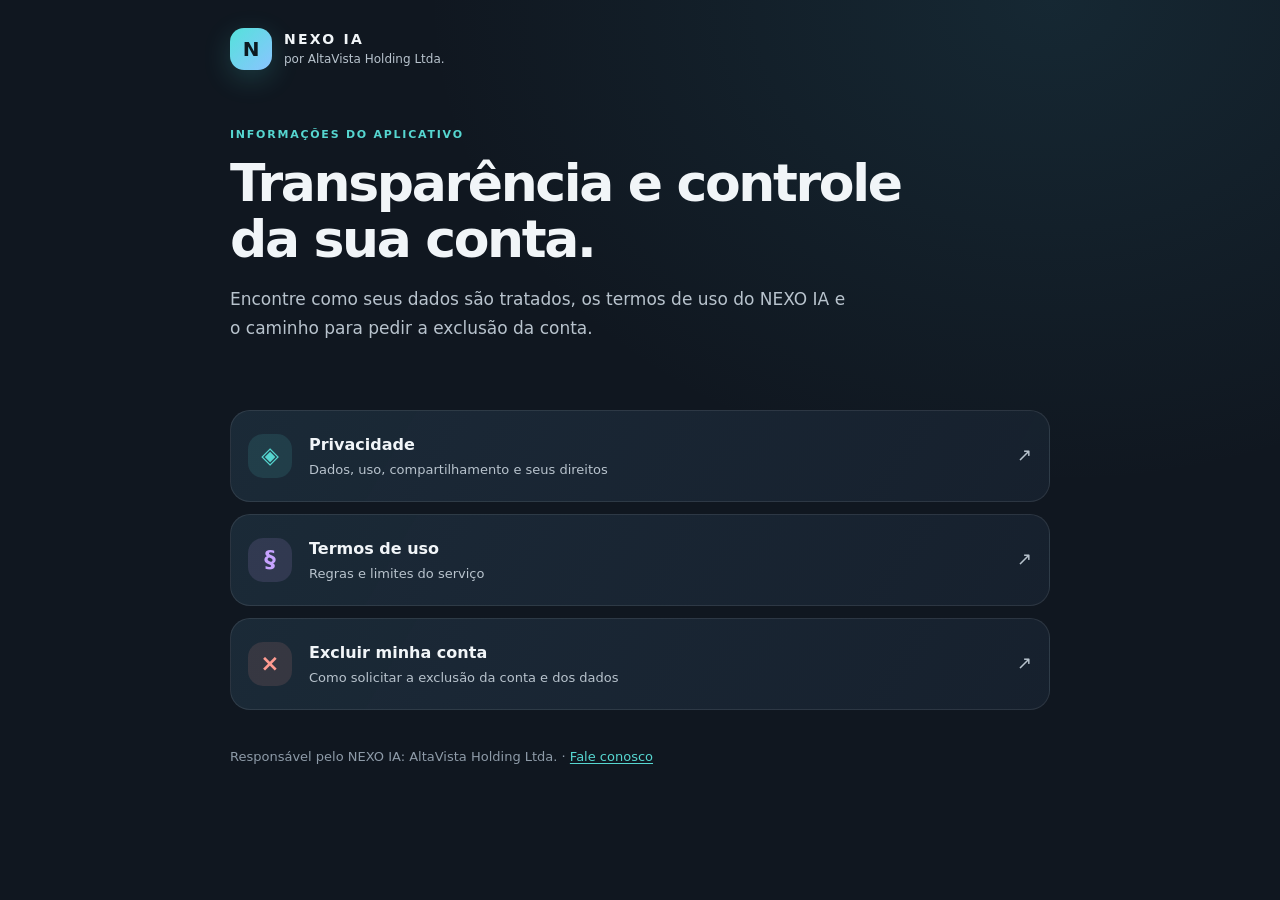
<file: index.html>
<!doctype html>
<html lang="pt-BR">
<head>
  <meta charset="utf-8">
  <meta name="viewport" content="width=device-width, initial-scale=1">
  <meta name="theme-color" content="#111923">
  <title>NEXO IA | Privacidade e termos</title>
  <link rel="stylesheet" href="styles.css">
</head>
<body>
  <main class="shell">
    <header class="brand"><span class="mark" aria-hidden="true">N</span><div><strong>NEXO IA</strong><small>por AltaVista Holding Ltda.</small></div></header>
    <section class="hero">
      <p class="eyebrow">INFORMAÇÕES DO APLICATIVO</p>
      <h1>Transparência e controle da sua conta.</h1>
      <p>Encontre como seus dados são tratados, os termos de uso do NEXO IA e o caminho para pedir a exclusão da conta.</p>
    </section>
    <nav class="cards" aria-label="Documentos">
      <a class="card" href="privacidade.html"><span class="icon">◈</span><span><strong>Privacidade</strong><small>Dados, uso, compartilhamento e seus direitos</small></span><span class="arrow" aria-hidden="true">↗</span></a>
      <a class="card" href="termos.html"><span class="icon violet">§</span><span><strong>Termos de uso</strong><small>Regras e limites do serviço</small></span><span class="arrow" aria-hidden="true">↗</span></a>
      <a class="card card-delete" href="exclusao-conta.html"><span class="icon coral">×</span><span><strong>Excluir minha conta</strong><small>Como solicitar a exclusão da conta e dos dados</small></span><span class="arrow" aria-hidden="true">↗</span></a>
    </nav>
    <footer>Responsável pelo NEXO IA: AltaVista Holding Ltda. · <a href="mailto:altavistaholdingltda@gmail.com">Fale conosco</a></footer>
  </main>
</body>
</html>
</file>
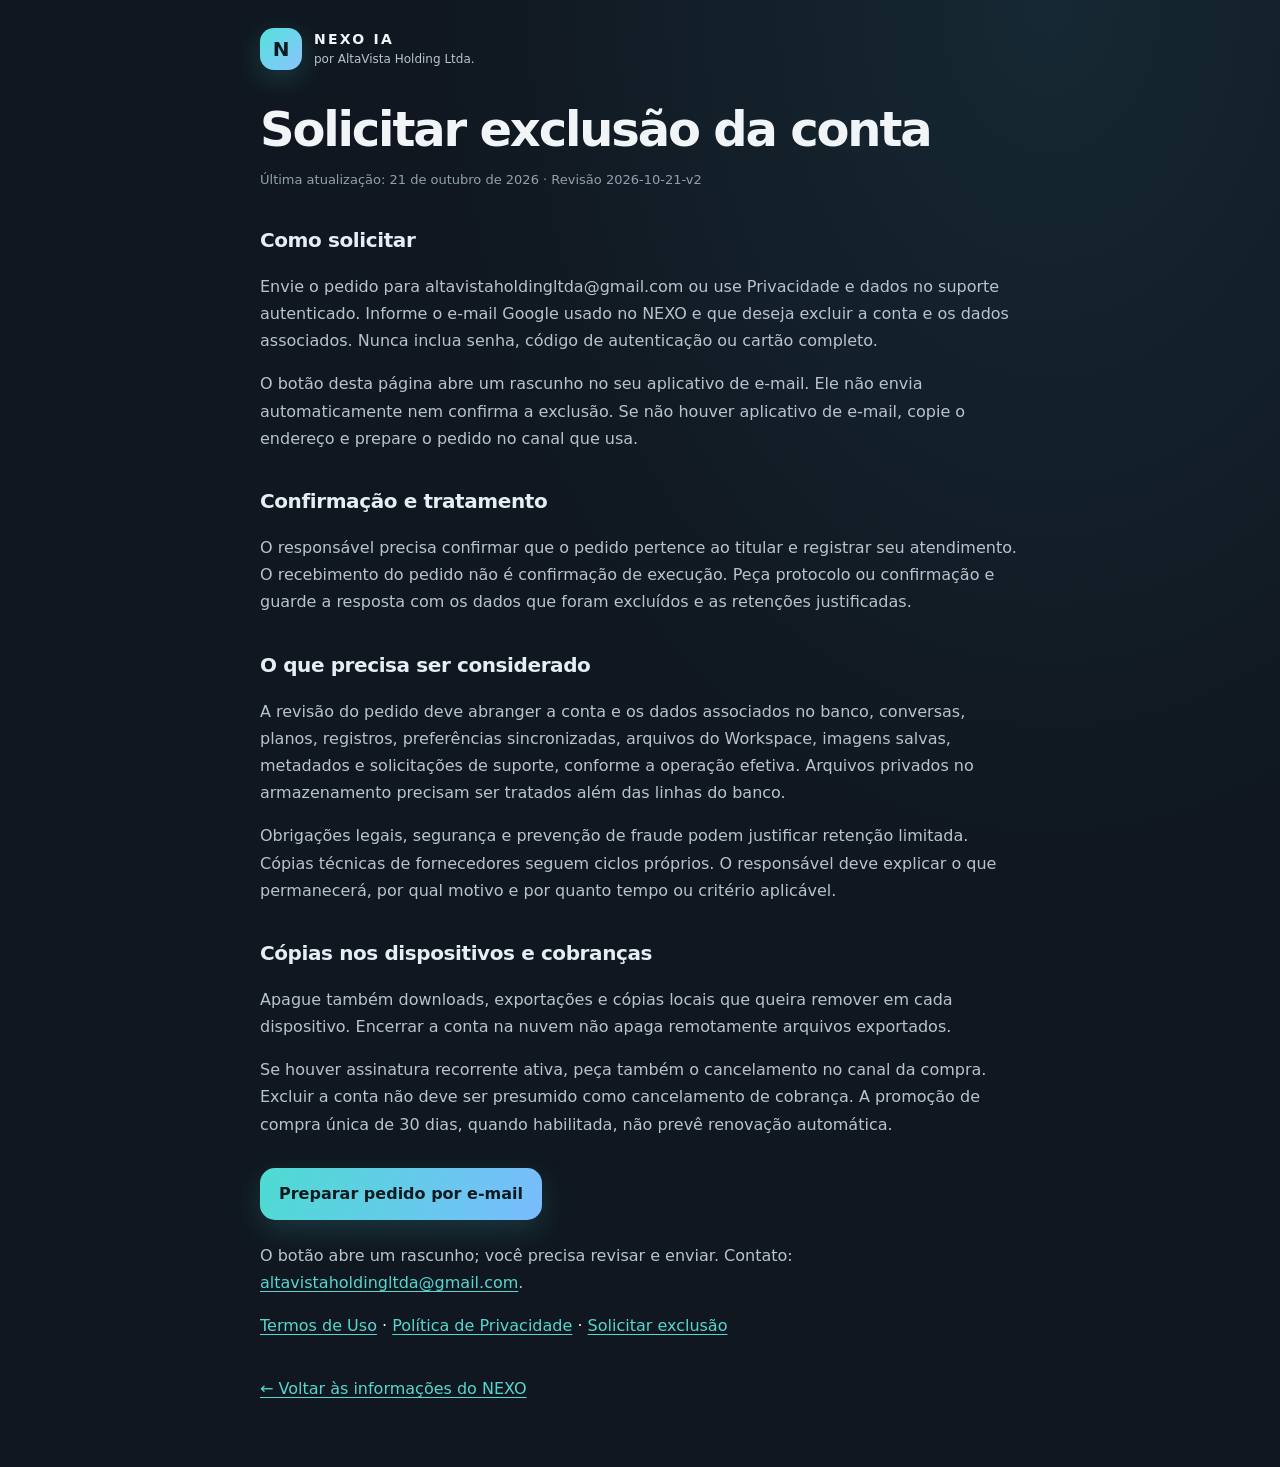
<file: exclusao-conta.html>
<!doctype html>
<html lang="pt-BR">
<head><meta charset="utf-8"><meta name="viewport" content="width=device-width, initial-scale=1">
<meta name="theme-color" content="#111923"><title>Solicitar exclusão da conta | NEXO IA</title>
<link rel="stylesheet" href="styles.css"></head>
<body><main class="shell document">
<header class="brand"><a class="mark" href="index.html" aria-label="Início do NEXO IA">N</a><div><strong>NEXO IA</strong><small>por AltaVista Holding Ltda.</small></div></header>
<h1>Solicitar exclusão da conta</h1><p class="updated">Última atualização: 21 de outubro de 2026 · Revisão 2026-10-21-v2</p>
<section><h2>Como solicitar</h2><p>Envie o pedido para altavistaholdingltda@gmail.com ou use Privacidade e dados no suporte autenticado. Informe o e-mail Google usado no NEXO e que deseja excluir a conta e os dados associados. Nunca inclua senha, código de autenticação ou cartão completo.</p>
<p>O botão desta página abre um rascunho no seu aplicativo de e-mail. Ele não envia automaticamente nem confirma a exclusão. Se não houver aplicativo de e-mail, copie o endereço e prepare o pedido no canal que usa.</p></section>
<section><h2>Confirmação e tratamento</h2><p>O responsável precisa confirmar que o pedido pertence ao titular e registrar seu atendimento. O recebimento do pedido não é confirmação de execução. Peça protocolo ou confirmação e guarde a resposta com os dados que foram excluídos e as retenções justificadas.</p></section>
<section><h2>O que precisa ser considerado</h2><p>A revisão do pedido deve abranger a conta e os dados associados no banco, conversas, planos, registros, preferências sincronizadas, arquivos do Workspace, imagens salvas, metadados e solicitações de suporte, conforme a operação efetiva. Arquivos privados no armazenamento precisam ser tratados além das linhas do banco.</p>
<p>Obrigações legais, segurança e prevenção de fraude podem justificar retenção limitada. Cópias técnicas de fornecedores seguem ciclos próprios. O responsável deve explicar o que permanecerá, por qual motivo e por quanto tempo ou critério aplicável.</p></section>
<section><h2>Cópias nos dispositivos e cobranças</h2><p>Apague também downloads, exportações e cópias locais que queira remover em cada dispositivo. Encerrar a conta na nuvem não apaga remotamente arquivos exportados.</p>
<p>Se houver assinatura recorrente ativa, peça também o cancelamento no canal da compra. Excluir a conta não deve ser presumido como cancelamento de cobrança. A promoção de compra única de 30 dias, quando habilitada, não prevê renovação automática.</p></section>
<p><a class="primary-button" href="mailto:altavistaholdingltda@gmail.com?subject=Solicita%C3%A7%C3%A3o%20de%20exclus%C3%A3o%20de%20conta%20NEXO%20IA&amp;body=Quero%20solicitar%20a%20exclus%C3%A3o%20da%20minha%20conta%20NEXO%20e%20dos%20dados%20associados.%20E-mail%20da%20conta%20Google%3A%20">Preparar pedido por e-mail</a></p><p>O botão abre um rascunho; você precisa revisar e enviar. Contato: <a href="mailto:altavistaholdingltda@gmail.com">altavistaholdingltda@gmail.com</a>.</p>
<nav aria-label="Outros documentos"><a href="termos.html">Termos de Uso</a> · <a href="privacidade.html">Política de Privacidade</a> · <a href="exclusao-conta.html">Solicitar exclusão</a></nav>
<p class="back"><a href="index.html">← Voltar às informações do NEXO</a></p>
</main></body></html>
</file>
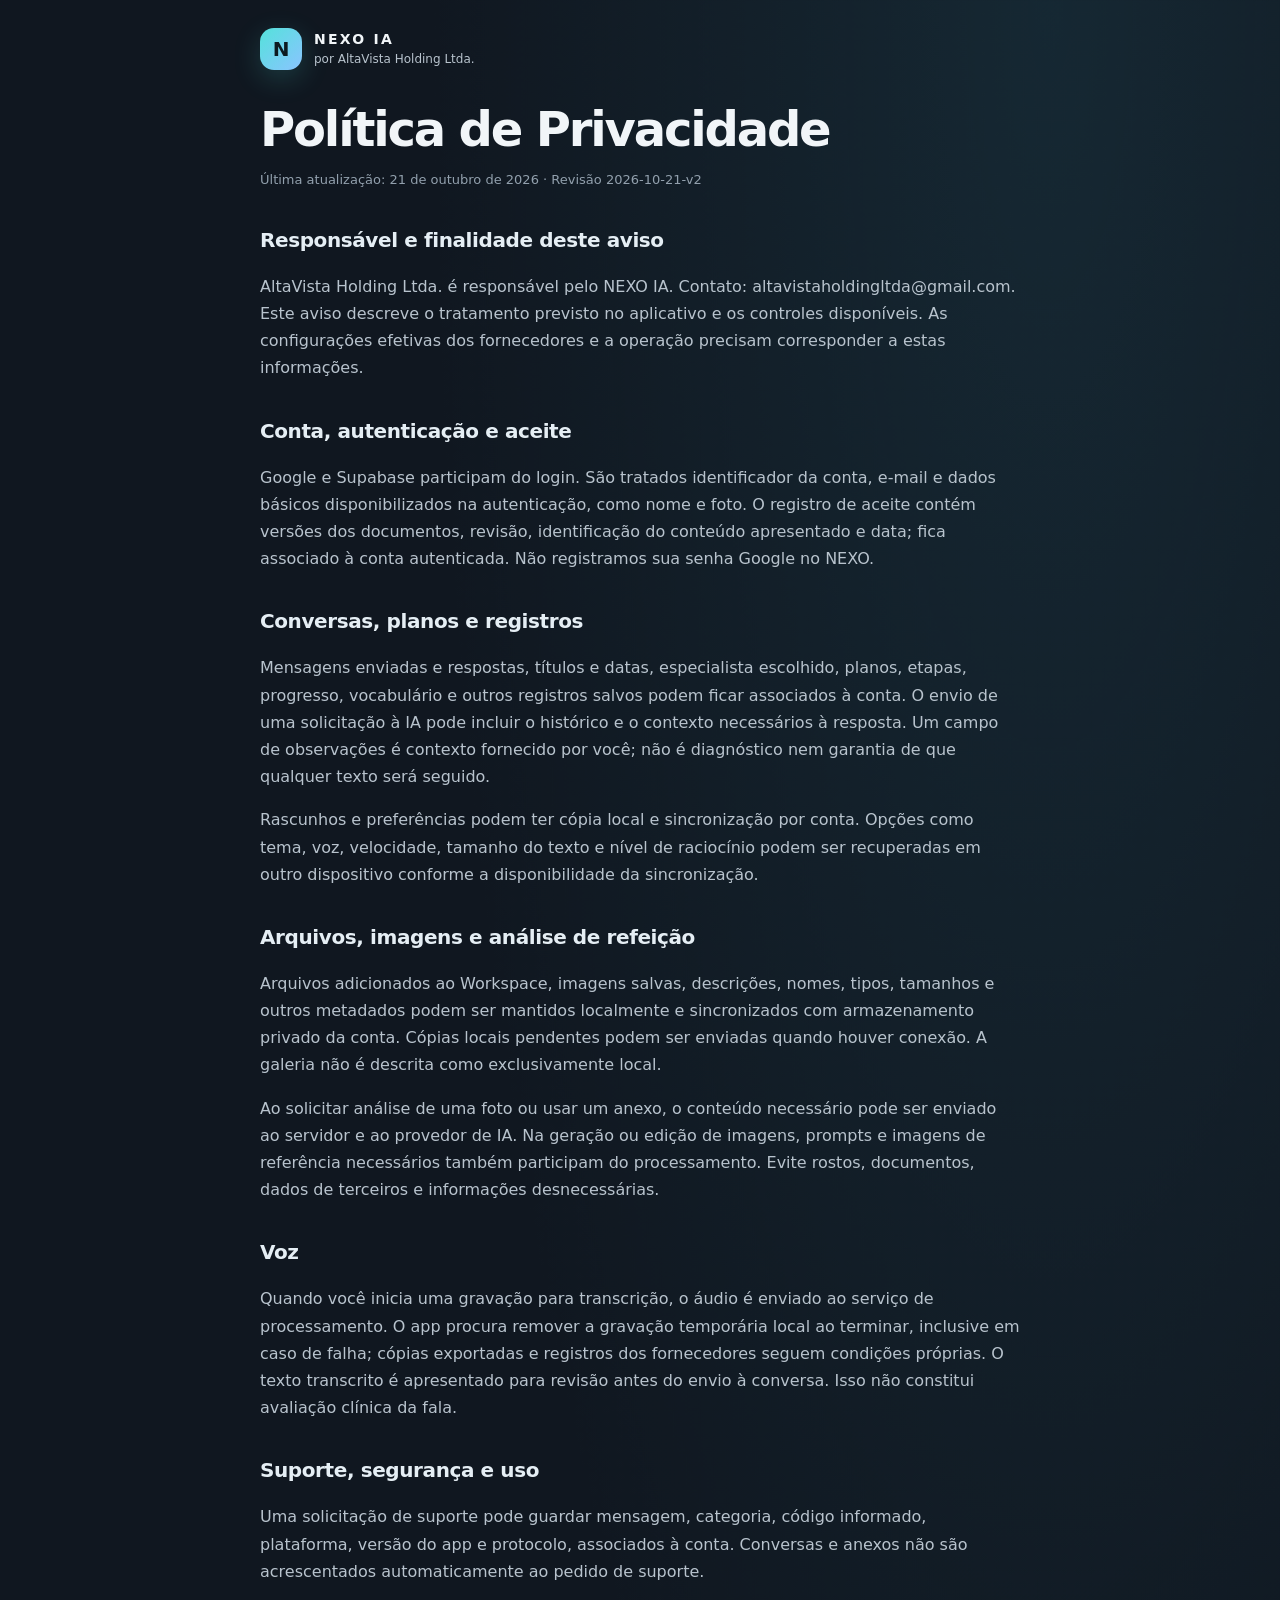
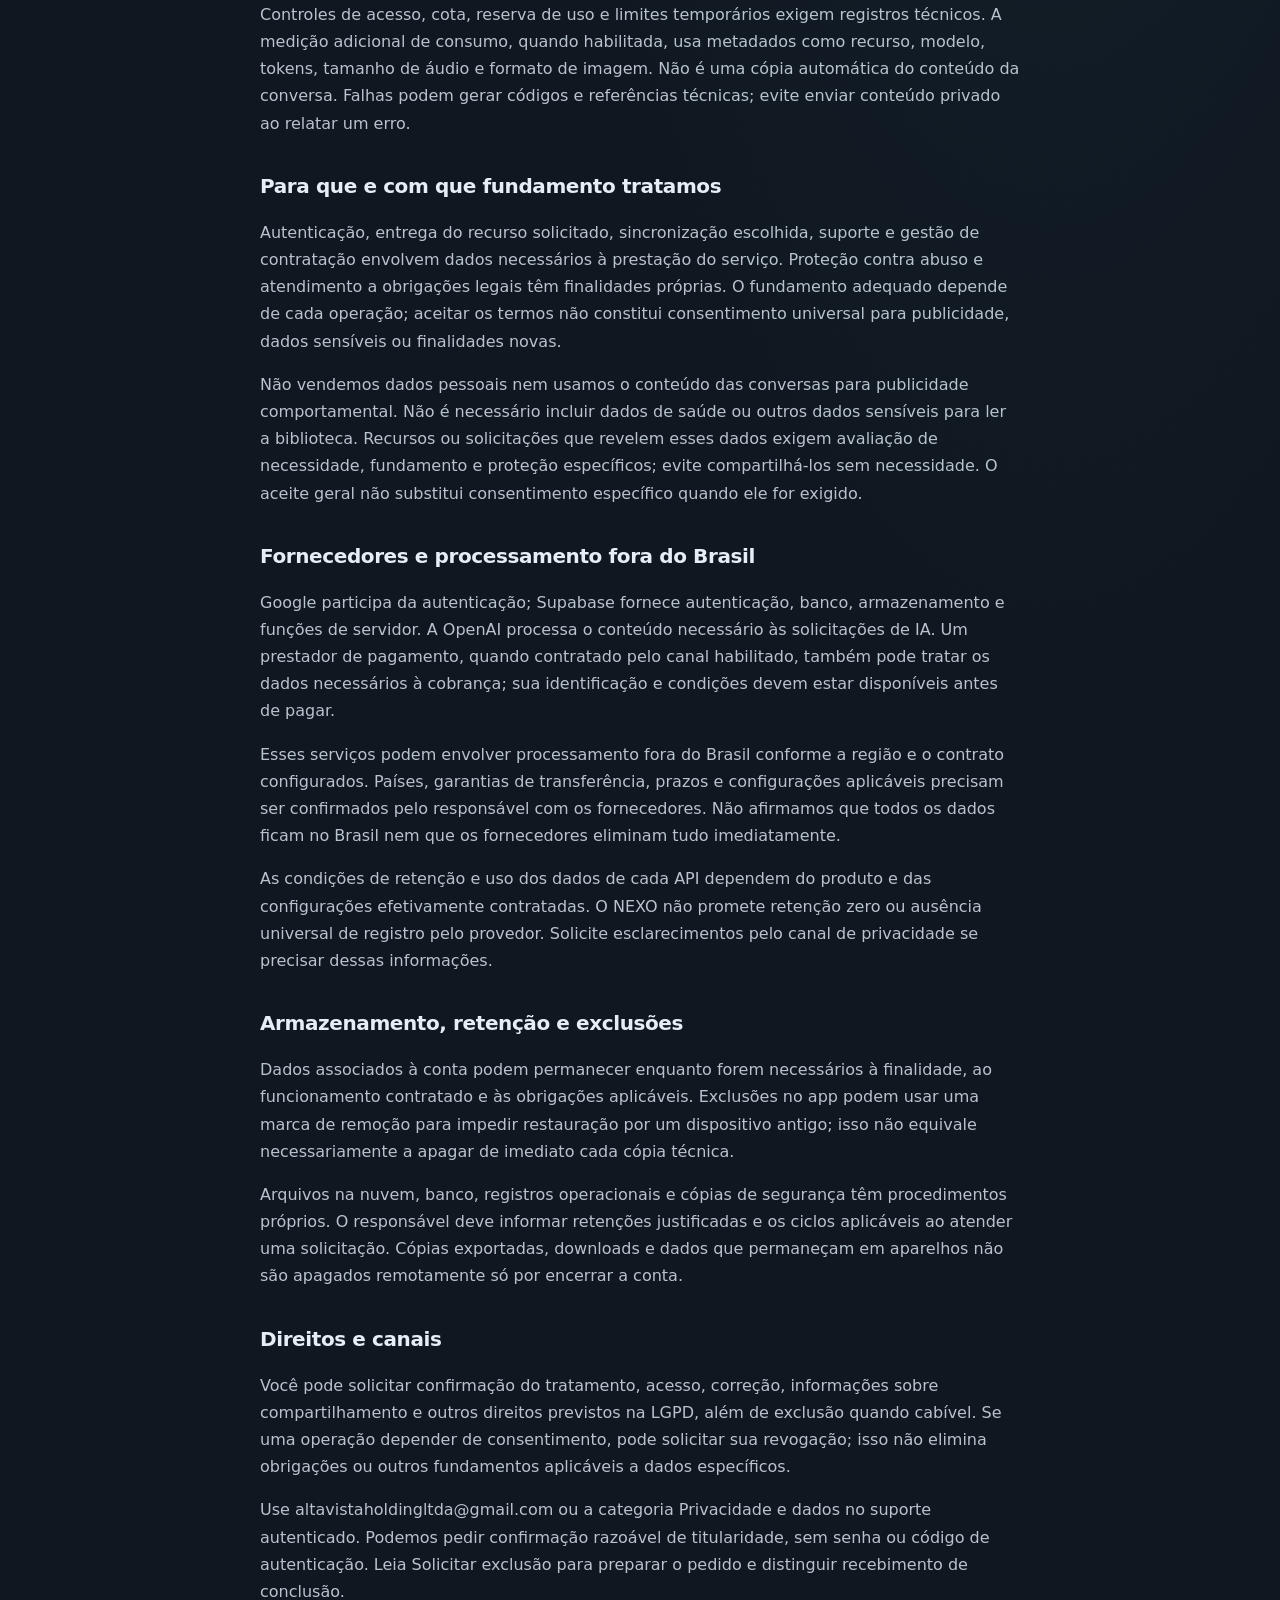
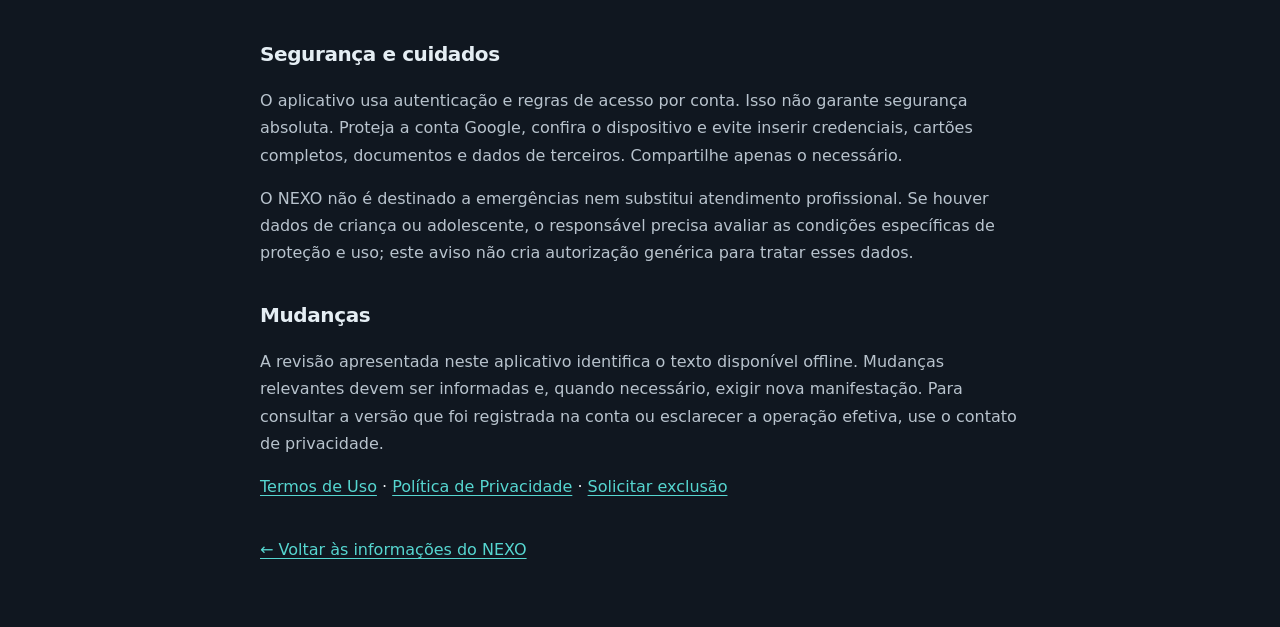
<file: privacidade.html>
<!doctype html>
<html lang="pt-BR">
<head><meta charset="utf-8"><meta name="viewport" content="width=device-width, initial-scale=1">
<meta name="theme-color" content="#111923"><title>Política de Privacidade | NEXO IA</title>
<link rel="stylesheet" href="styles.css"></head>
<body><main class="shell document">
<header class="brand"><a class="mark" href="index.html" aria-label="Início do NEXO IA">N</a><div><strong>NEXO IA</strong><small>por AltaVista Holding Ltda.</small></div></header>
<h1>Política de Privacidade</h1><p class="updated">Última atualização: 21 de outubro de 2026 · Revisão 2026-10-21-v2</p>
<section><h2>Responsável e finalidade deste aviso</h2><p>AltaVista Holding Ltda. é responsável pelo NEXO IA. Contato: altavistaholdingltda@gmail.com. Este aviso descreve o tratamento previsto no aplicativo e os controles disponíveis. As configurações efetivas dos fornecedores e a operação precisam corresponder a estas informações.</p></section>
<section><h2>Conta, autenticação e aceite</h2><p>Google e Supabase participam do login. São tratados identificador da conta, e-mail e dados básicos disponibilizados na autenticação, como nome e foto. O registro de aceite contém versões dos documentos, revisão, identificação do conteúdo apresentado e data; fica associado à conta autenticada. Não registramos sua senha Google no NEXO.</p></section>
<section><h2>Conversas, planos e registros</h2><p>Mensagens enviadas e respostas, títulos e datas, especialista escolhido, planos, etapas, progresso, vocabulário e outros registros salvos podem ficar associados à conta. O envio de uma solicitação à IA pode incluir o histórico e o contexto necessários à resposta. Um campo de observações é contexto fornecido por você; não é diagnóstico nem garantia de que qualquer texto será seguido.</p>
<p>Rascunhos e preferências podem ter cópia local e sincronização por conta. Opções como tema, voz, velocidade, tamanho do texto e nível de raciocínio podem ser recuperadas em outro dispositivo conforme a disponibilidade da sincronização.</p></section>
<section><h2>Arquivos, imagens e análise de refeição</h2><p>Arquivos adicionados ao Workspace, imagens salvas, descrições, nomes, tipos, tamanhos e outros metadados podem ser mantidos localmente e sincronizados com armazenamento privado da conta. Cópias locais pendentes podem ser enviadas quando houver conexão. A galeria não é descrita como exclusivamente local.</p>
<p>Ao solicitar análise de uma foto ou usar um anexo, o conteúdo necessário pode ser enviado ao servidor e ao provedor de IA. Na geração ou edição de imagens, prompts e imagens de referência necessários também participam do processamento. Evite rostos, documentos, dados de terceiros e informações desnecessárias.</p></section>
<section><h2>Voz</h2><p>Quando você inicia uma gravação para transcrição, o áudio é enviado ao serviço de processamento. O app procura remover a gravação temporária local ao terminar, inclusive em caso de falha; cópias exportadas e registros dos fornecedores seguem condições próprias. O texto transcrito é apresentado para revisão antes do envio à conversa. Isso não constitui avaliação clínica da fala.</p></section>
<section><h2>Suporte, segurança e uso</h2><p>Uma solicitação de suporte pode guardar mensagem, categoria, código informado, plataforma, versão do app e protocolo, associados à conta. Conversas e anexos não são acrescentados automaticamente ao pedido de suporte.</p>
<p>Controles de acesso, cota, reserva de uso e limites temporários exigem registros técnicos. A medição adicional de consumo, quando habilitada, usa metadados como recurso, modelo, tokens, tamanho de áudio e formato de imagem. Não é uma cópia automática do conteúdo da conversa. Falhas podem gerar códigos e referências técnicas; evite enviar conteúdo privado ao relatar um erro.</p></section>
<section><h2>Para que e com que fundamento tratamos</h2><p>Autenticação, entrega do recurso solicitado, sincronização escolhida, suporte e gestão de contratação envolvem dados necessários à prestação do serviço. Proteção contra abuso e atendimento a obrigações legais têm finalidades próprias. O fundamento adequado depende de cada operação; aceitar os termos não constitui consentimento universal para publicidade, dados sensíveis ou finalidades novas.</p>
<p>Não vendemos dados pessoais nem usamos o conteúdo das conversas para publicidade comportamental. Não é necessário incluir dados de saúde ou outros dados sensíveis para ler a biblioteca. Recursos ou solicitações que revelem esses dados exigem avaliação de necessidade, fundamento e proteção específicos; evite compartilhá-los sem necessidade. O aceite geral não substitui consentimento específico quando ele for exigido.</p></section>
<section><h2>Fornecedores e processamento fora do Brasil</h2><p>Google participa da autenticação; Supabase fornece autenticação, banco, armazenamento e funções de servidor. A OpenAI processa o conteúdo necessário às solicitações de IA. Um prestador de pagamento, quando contratado pelo canal habilitado, também pode tratar os dados necessários à cobrança; sua identificação e condições devem estar disponíveis antes de pagar.</p>
<p>Esses serviços podem envolver processamento fora do Brasil conforme a região e o contrato configurados. Países, garantias de transferência, prazos e configurações aplicáveis precisam ser confirmados pelo responsável com os fornecedores. Não afirmamos que todos os dados ficam no Brasil nem que os fornecedores eliminam tudo imediatamente.</p>
<p>As condições de retenção e uso dos dados de cada API dependem do produto e das configurações efetivamente contratadas. O NEXO não promete retenção zero ou ausência universal de registro pelo provedor. Solicite esclarecimentos pelo canal de privacidade se precisar dessas informações.</p></section>
<section><h2>Armazenamento, retenção e exclusões</h2><p>Dados associados à conta podem permanecer enquanto forem necessários à finalidade, ao funcionamento contratado e às obrigações aplicáveis. Exclusões no app podem usar uma marca de remoção para impedir restauração por um dispositivo antigo; isso não equivale necessariamente a apagar de imediato cada cópia técnica.</p>
<p>Arquivos na nuvem, banco, registros operacionais e cópias de segurança têm procedimentos próprios. O responsável deve informar retenções justificadas e os ciclos aplicáveis ao atender uma solicitação. Cópias exportadas, downloads e dados que permaneçam em aparelhos não são apagados remotamente só por encerrar a conta.</p></section>
<section><h2>Direitos e canais</h2><p>Você pode solicitar confirmação do tratamento, acesso, correção, informações sobre compartilhamento e outros direitos previstos na LGPD, além de exclusão quando cabível. Se uma operação depender de consentimento, pode solicitar sua revogação; isso não elimina obrigações ou outros fundamentos aplicáveis a dados específicos.</p>
<p>Use altavistaholdingltda@gmail.com ou a categoria Privacidade e dados no suporte autenticado. Podemos pedir confirmação razoável de titularidade, sem senha ou código de autenticação. Leia Solicitar exclusão para preparar o pedido e distinguir recebimento de conclusão.</p></section>
<section><h2>Segurança e cuidados</h2><p>O aplicativo usa autenticação e regras de acesso por conta. Isso não garante segurança absoluta. Proteja a conta Google, confira o dispositivo e evite inserir credenciais, cartões completos, documentos e dados de terceiros. Compartilhe apenas o necessário.</p>
<p>O NEXO não é destinado a emergências nem substitui atendimento profissional. Se houver dados de criança ou adolescente, o responsável precisa avaliar as condições específicas de proteção e uso; este aviso não cria autorização genérica para tratar esses dados.</p></section>
<section><h2>Mudanças</h2><p>A revisão apresentada neste aplicativo identifica o texto disponível offline. Mudanças relevantes devem ser informadas e, quando necessário, exigir nova manifestação. Para consultar a versão que foi registrada na conta ou esclarecer a operação efetiva, use o contato de privacidade.</p></section>

<nav aria-label="Outros documentos"><a href="termos.html">Termos de Uso</a> · <a href="privacidade.html">Política de Privacidade</a> · <a href="exclusao-conta.html">Solicitar exclusão</a></nav>
<p class="back"><a href="index.html">← Voltar às informações do NEXO</a></p>
</main></body></html>
</file>
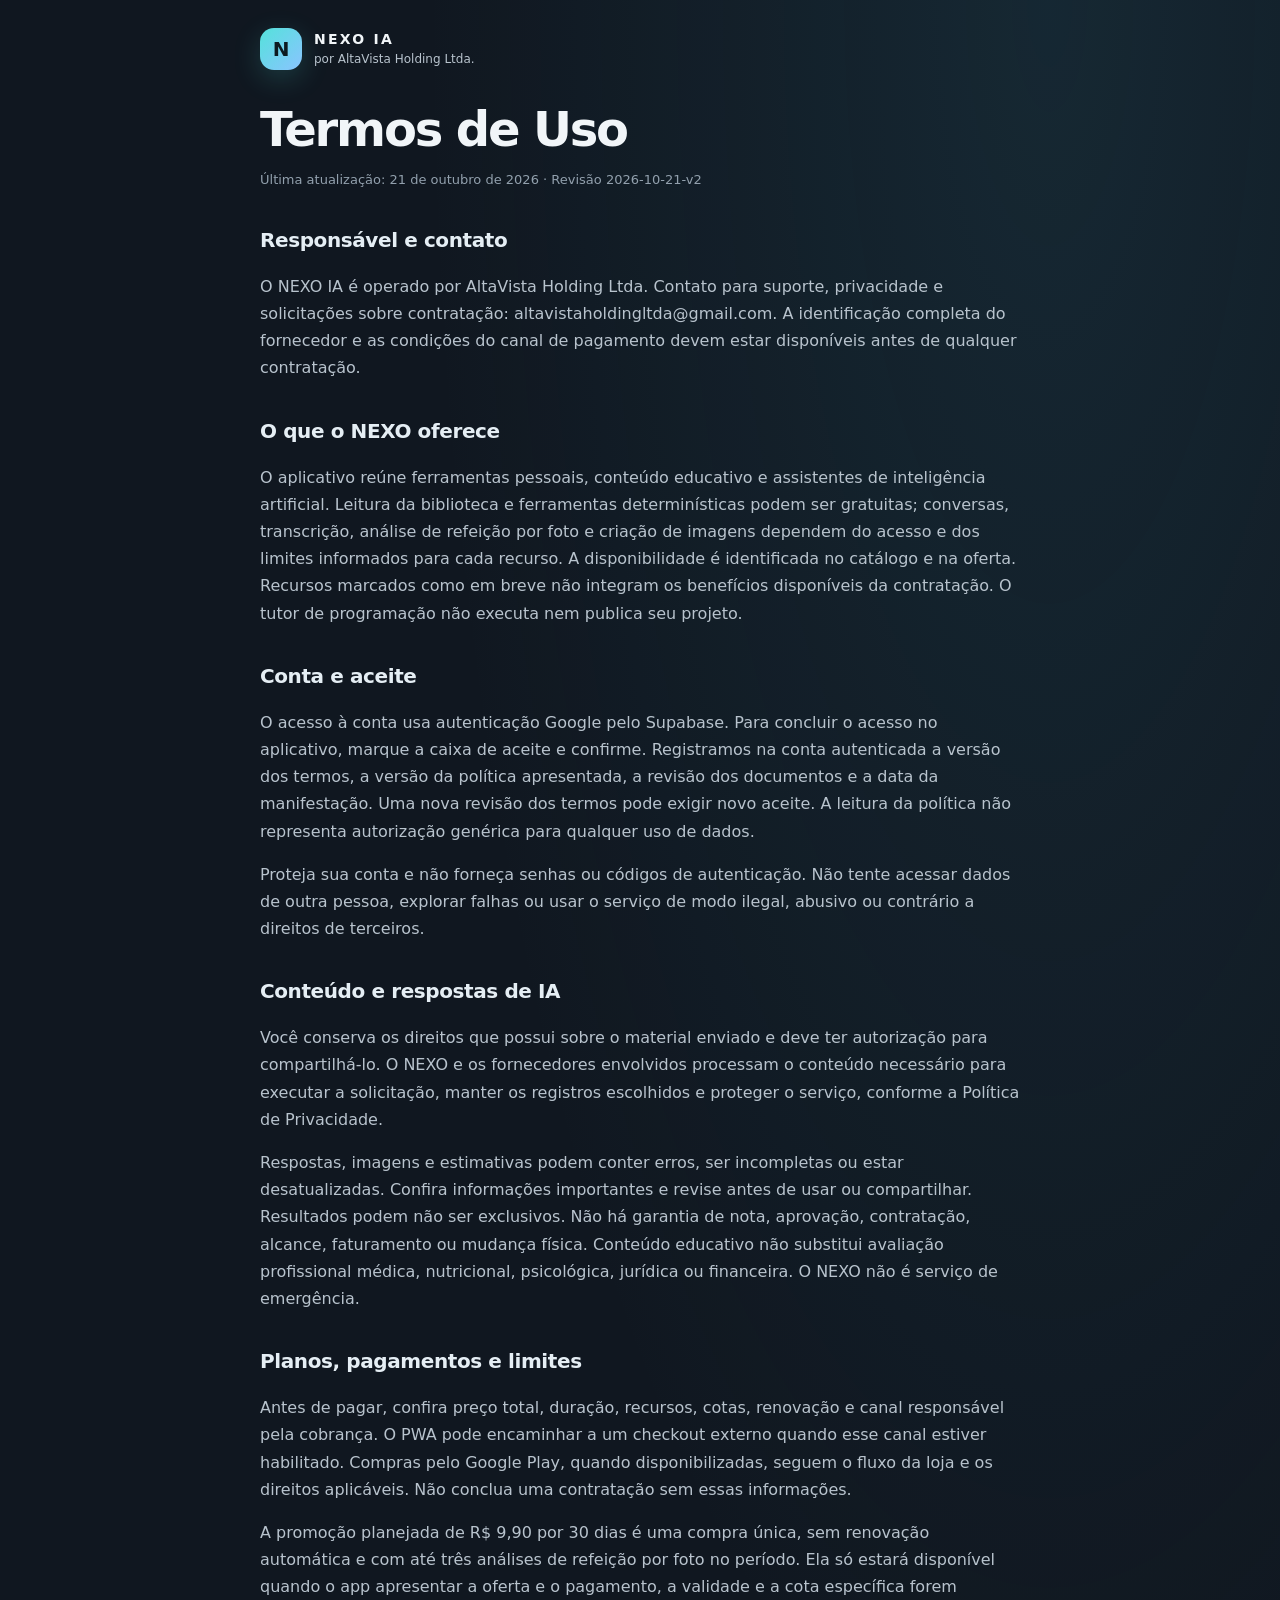
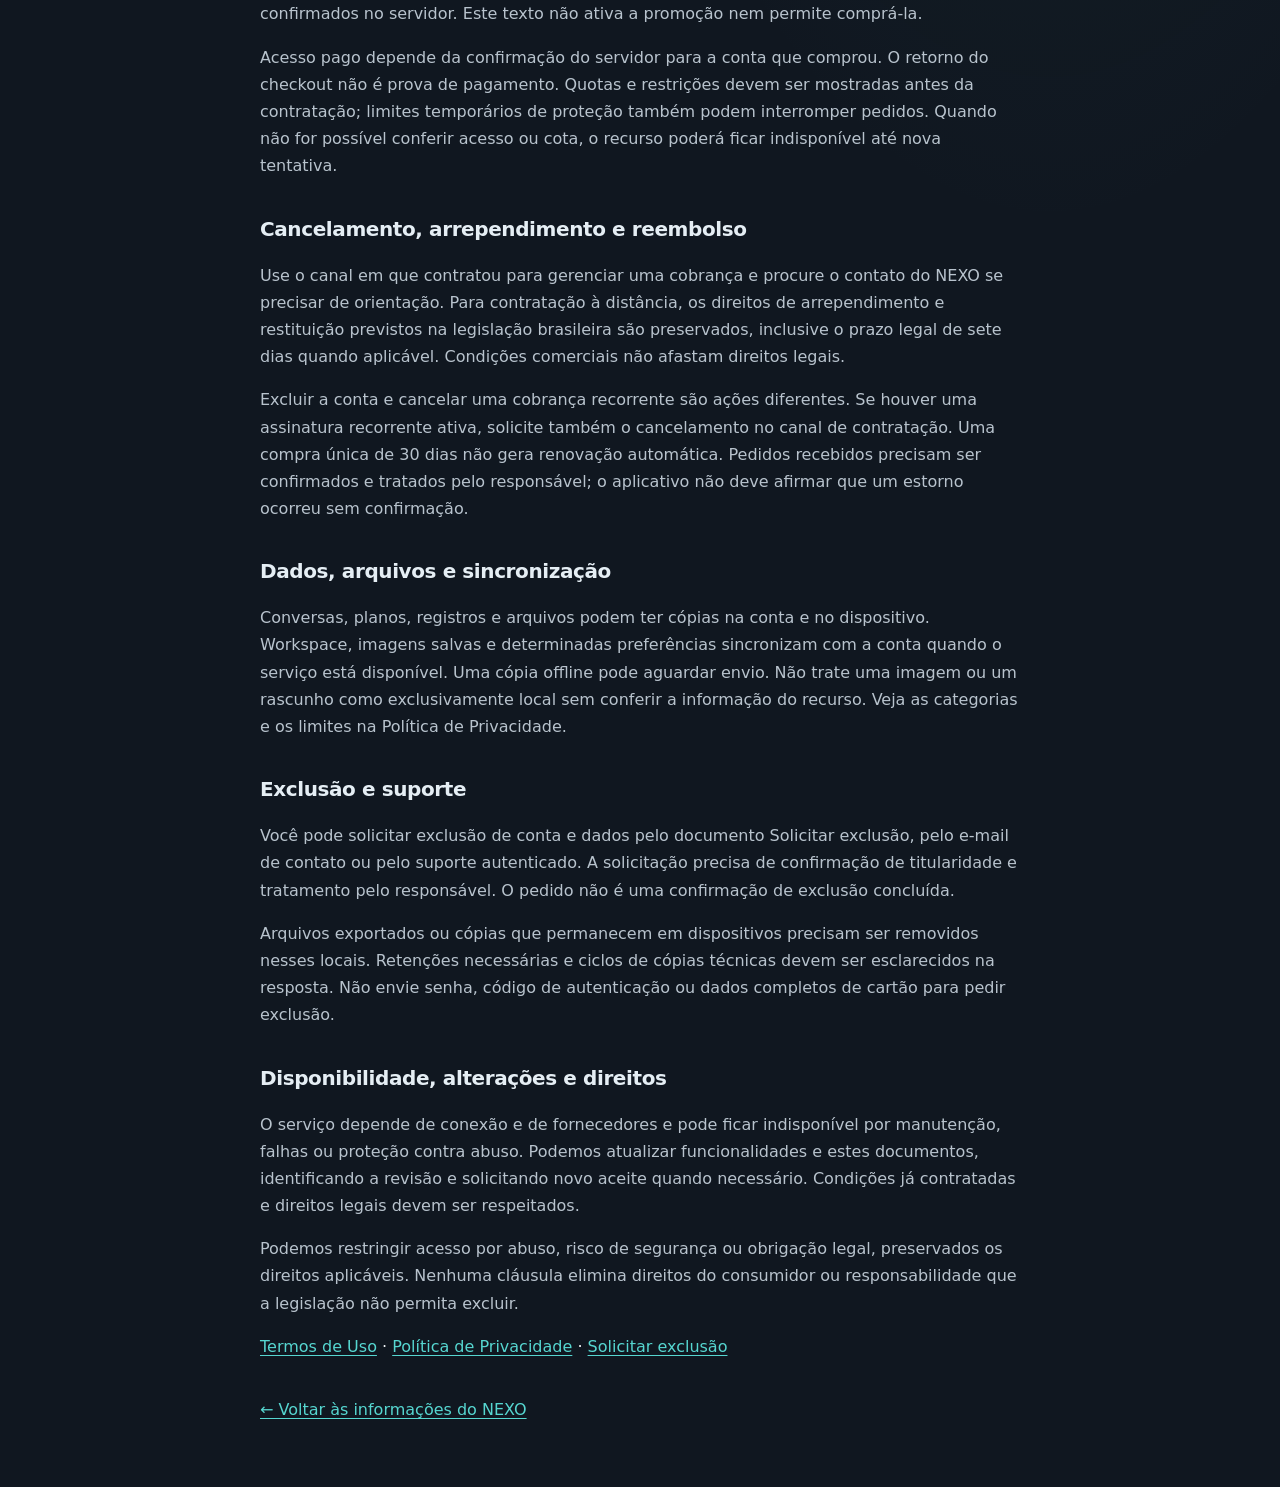
<file: termos.html>
<!doctype html>
<html lang="pt-BR">
<head><meta charset="utf-8"><meta name="viewport" content="width=device-width, initial-scale=1">
<meta name="theme-color" content="#111923"><title>Termos de Uso | NEXO IA</title>
<link rel="stylesheet" href="styles.css"></head>
<body><main class="shell document">
<header class="brand"><a class="mark" href="index.html" aria-label="Início do NEXO IA">N</a><div><strong>NEXO IA</strong><small>por AltaVista Holding Ltda.</small></div></header>
<h1>Termos de Uso</h1><p class="updated">Última atualização: 21 de outubro de 2026 · Revisão 2026-10-21-v2</p>
<section><h2>Responsável e contato</h2><p>O NEXO IA é operado por AltaVista Holding Ltda. Contato para suporte, privacidade e solicitações sobre contratação: altavistaholdingltda@gmail.com. A identificação completa do fornecedor e as condições do canal de pagamento devem estar disponíveis antes de qualquer contratação.</p></section>
<section><h2>O que o NEXO oferece</h2><p>O aplicativo reúne ferramentas pessoais, conteúdo educativo e assistentes de inteligência artificial. Leitura da biblioteca e ferramentas determinísticas podem ser gratuitas; conversas, transcrição, análise de refeição por foto e criação de imagens dependem do acesso e dos limites informados para cada recurso. A disponibilidade é identificada no catálogo e na oferta. Recursos marcados como em breve não integram os benefícios disponíveis da contratação. O tutor de programação não executa nem publica seu projeto.</p></section>
<section><h2>Conta e aceite</h2><p>O acesso à conta usa autenticação Google pelo Supabase. Para concluir o acesso no aplicativo, marque a caixa de aceite e confirme. Registramos na conta autenticada a versão dos termos, a versão da política apresentada, a revisão dos documentos e a data da manifestação. Uma nova revisão dos termos pode exigir novo aceite. A leitura da política não representa autorização genérica para qualquer uso de dados.</p>
<p>Proteja sua conta e não forneça senhas ou códigos de autenticação. Não tente acessar dados de outra pessoa, explorar falhas ou usar o serviço de modo ilegal, abusivo ou contrário a direitos de terceiros.</p></section>
<section><h2>Conteúdo e respostas de IA</h2><p>Você conserva os direitos que possui sobre o material enviado e deve ter autorização para compartilhá-lo. O NEXO e os fornecedores envolvidos processam o conteúdo necessário para executar a solicitação, manter os registros escolhidos e proteger o serviço, conforme a Política de Privacidade.</p>
<p>Respostas, imagens e estimativas podem conter erros, ser incompletas ou estar desatualizadas. Confira informações importantes e revise antes de usar ou compartilhar. Resultados podem não ser exclusivos. Não há garantia de nota, aprovação, contratação, alcance, faturamento ou mudança física. Conteúdo educativo não substitui avaliação profissional médica, nutricional, psicológica, jurídica ou financeira. O NEXO não é serviço de emergência.</p></section>
<section><h2>Planos, pagamentos e limites</h2><p>Antes de pagar, confira preço total, duração, recursos, cotas, renovação e canal responsável pela cobrança. O PWA pode encaminhar a um checkout externo quando esse canal estiver habilitado. Compras pelo Google Play, quando disponibilizadas, seguem o fluxo da loja e os direitos aplicáveis. Não conclua uma contratação sem essas informações.</p>
<p>A promoção planejada de R$ 9,90 por 30 dias é uma compra única, sem renovação automática e com até três análises de refeição por foto no período. Ela só estará disponível quando o app apresentar a oferta e o pagamento, a validade e a cota específica forem confirmados no servidor. Este texto não ativa a promoção nem permite comprá-la.</p>
<p>Acesso pago depende da confirmação do servidor para a conta que comprou. O retorno do checkout não é prova de pagamento. Quotas e restrições devem ser mostradas antes da contratação; limites temporários de proteção também podem interromper pedidos. Quando não for possível conferir acesso ou cota, o recurso poderá ficar indisponível até nova tentativa.</p></section>
<section><h2>Cancelamento, arrependimento e reembolso</h2><p>Use o canal em que contratou para gerenciar uma cobrança e procure o contato do NEXO se precisar de orientação. Para contratação à distância, os direitos de arrependimento e restituição previstos na legislação brasileira são preservados, inclusive o prazo legal de sete dias quando aplicável. Condições comerciais não afastam direitos legais.</p>
<p>Excluir a conta e cancelar uma cobrança recorrente são ações diferentes. Se houver uma assinatura recorrente ativa, solicite também o cancelamento no canal de contratação. Uma compra única de 30 dias não gera renovação automática. Pedidos recebidos precisam ser confirmados e tratados pelo responsável; o aplicativo não deve afirmar que um estorno ocorreu sem confirmação.</p></section>
<section><h2>Dados, arquivos e sincronização</h2><p>Conversas, planos, registros e arquivos podem ter cópias na conta e no dispositivo. Workspace, imagens salvas e determinadas preferências sincronizam com a conta quando o serviço está disponível. Uma cópia offline pode aguardar envio. Não trate uma imagem ou um rascunho como exclusivamente local sem conferir a informação do recurso. Veja as categorias e os limites na Política de Privacidade.</p></section>
<section><h2>Exclusão e suporte</h2><p>Você pode solicitar exclusão de conta e dados pelo documento Solicitar exclusão, pelo e-mail de contato ou pelo suporte autenticado. A solicitação precisa de confirmação de titularidade e tratamento pelo responsável. O pedido não é uma confirmação de exclusão concluída.</p>
<p>Arquivos exportados ou cópias que permanecem em dispositivos precisam ser removidos nesses locais. Retenções necessárias e ciclos de cópias técnicas devem ser esclarecidos na resposta. Não envie senha, código de autenticação ou dados completos de cartão para pedir exclusão.</p></section>
<section><h2>Disponibilidade, alterações e direitos</h2><p>O serviço depende de conexão e de fornecedores e pode ficar indisponível por manutenção, falhas ou proteção contra abuso. Podemos atualizar funcionalidades e estes documentos, identificando a revisão e solicitando novo aceite quando necessário. Condições já contratadas e direitos legais devem ser respeitados.</p>
<p>Podemos restringir acesso por abuso, risco de segurança ou obrigação legal, preservados os direitos aplicáveis. Nenhuma cláusula elimina direitos do consumidor ou responsabilidade que a legislação não permita excluir.</p></section>

<nav aria-label="Outros documentos"><a href="termos.html">Termos de Uso</a> · <a href="privacidade.html">Política de Privacidade</a> · <a href="exclusao-conta.html">Solicitar exclusão</a></nav>
<p class="back"><a href="index.html">← Voltar às informações do NEXO</a></p>
</main></body></html>
</file>
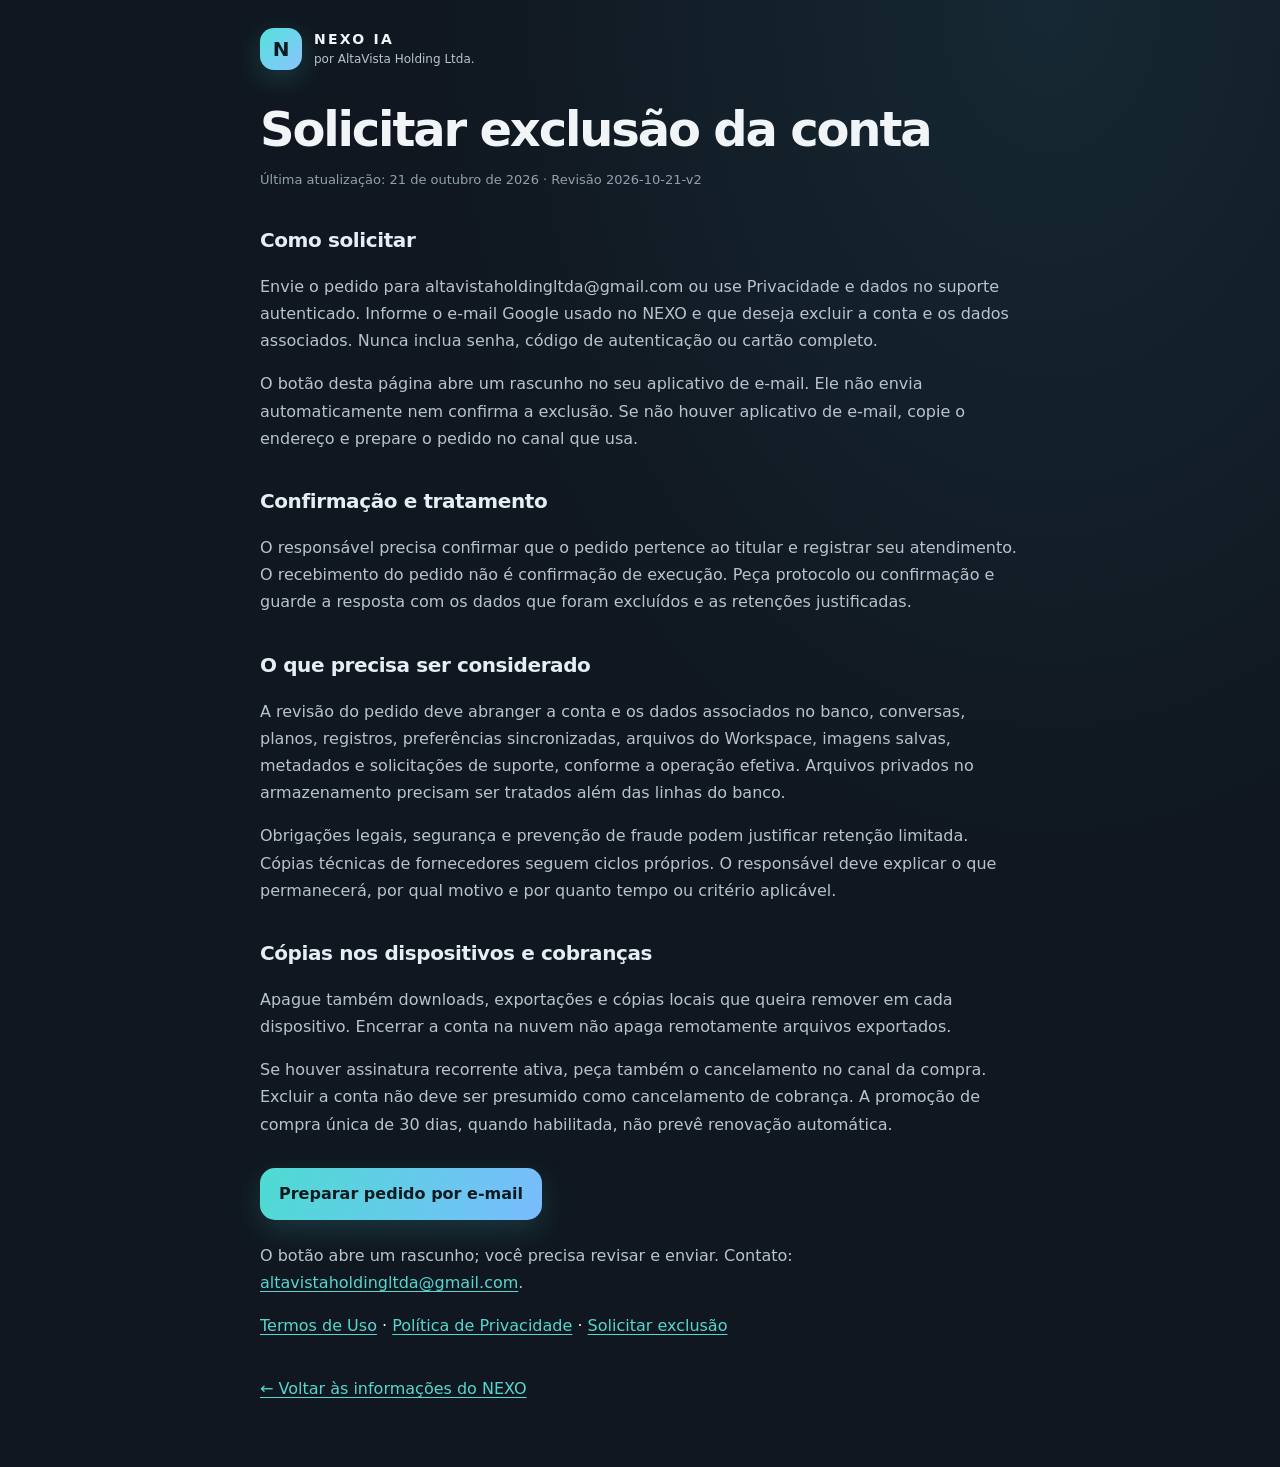
<file: versions/2026-10-21-v2/exclusao-conta.html>
<!doctype html>
<html lang="pt-BR">
<head><meta charset="utf-8"><meta name="viewport" content="width=device-width, initial-scale=1">
<meta name="theme-color" content="#111923"><title>Solicitar exclusão da conta | NEXO IA</title>
<link rel="stylesheet" href="../../styles.css"></head>
<body><main class="shell document">
<header class="brand"><a class="mark" href="../../index.html" aria-label="Início do NEXO IA">N</a><div><strong>NEXO IA</strong><small>por AltaVista Holding Ltda.</small></div></header>
<h1>Solicitar exclusão da conta</h1><p class="updated">Última atualização: 21 de outubro de 2026 · Revisão 2026-10-21-v2</p>
<section><h2>Como solicitar</h2><p>Envie o pedido para altavistaholdingltda@gmail.com ou use Privacidade e dados no suporte autenticado. Informe o e-mail Google usado no NEXO e que deseja excluir a conta e os dados associados. Nunca inclua senha, código de autenticação ou cartão completo.</p>
<p>O botão desta página abre um rascunho no seu aplicativo de e-mail. Ele não envia automaticamente nem confirma a exclusão. Se não houver aplicativo de e-mail, copie o endereço e prepare o pedido no canal que usa.</p></section>
<section><h2>Confirmação e tratamento</h2><p>O responsável precisa confirmar que o pedido pertence ao titular e registrar seu atendimento. O recebimento do pedido não é confirmação de execução. Peça protocolo ou confirmação e guarde a resposta com os dados que foram excluídos e as retenções justificadas.</p></section>
<section><h2>O que precisa ser considerado</h2><p>A revisão do pedido deve abranger a conta e os dados associados no banco, conversas, planos, registros, preferências sincronizadas, arquivos do Workspace, imagens salvas, metadados e solicitações de suporte, conforme a operação efetiva. Arquivos privados no armazenamento precisam ser tratados além das linhas do banco.</p>
<p>Obrigações legais, segurança e prevenção de fraude podem justificar retenção limitada. Cópias técnicas de fornecedores seguem ciclos próprios. O responsável deve explicar o que permanecerá, por qual motivo e por quanto tempo ou critério aplicável.</p></section>
<section><h2>Cópias nos dispositivos e cobranças</h2><p>Apague também downloads, exportações e cópias locais que queira remover em cada dispositivo. Encerrar a conta na nuvem não apaga remotamente arquivos exportados.</p>
<p>Se houver assinatura recorrente ativa, peça também o cancelamento no canal da compra. Excluir a conta não deve ser presumido como cancelamento de cobrança. A promoção de compra única de 30 dias, quando habilitada, não prevê renovação automática.</p></section>
<p><a class="primary-button" href="mailto:altavistaholdingltda@gmail.com?subject=Solicita%C3%A7%C3%A3o%20de%20exclus%C3%A3o%20de%20conta%20NEXO%20IA&amp;body=Quero%20solicitar%20a%20exclus%C3%A3o%20da%20minha%20conta%20NEXO%20e%20dos%20dados%20associados.%20E-mail%20da%20conta%20Google%3A%20">Preparar pedido por e-mail</a></p><p>O botão abre um rascunho; você precisa revisar e enviar. Contato: <a href="mailto:altavistaholdingltda@gmail.com">altavistaholdingltda@gmail.com</a>.</p>
<nav aria-label="Outros documentos"><a href="termos.html">Termos de Uso</a> · <a href="privacidade.html">Política de Privacidade</a> · <a href="exclusao-conta.html">Solicitar exclusão</a></nav>
<p class="back"><a href="../../index.html">← Voltar às informações do NEXO</a></p>
</main></body></html>
</file>
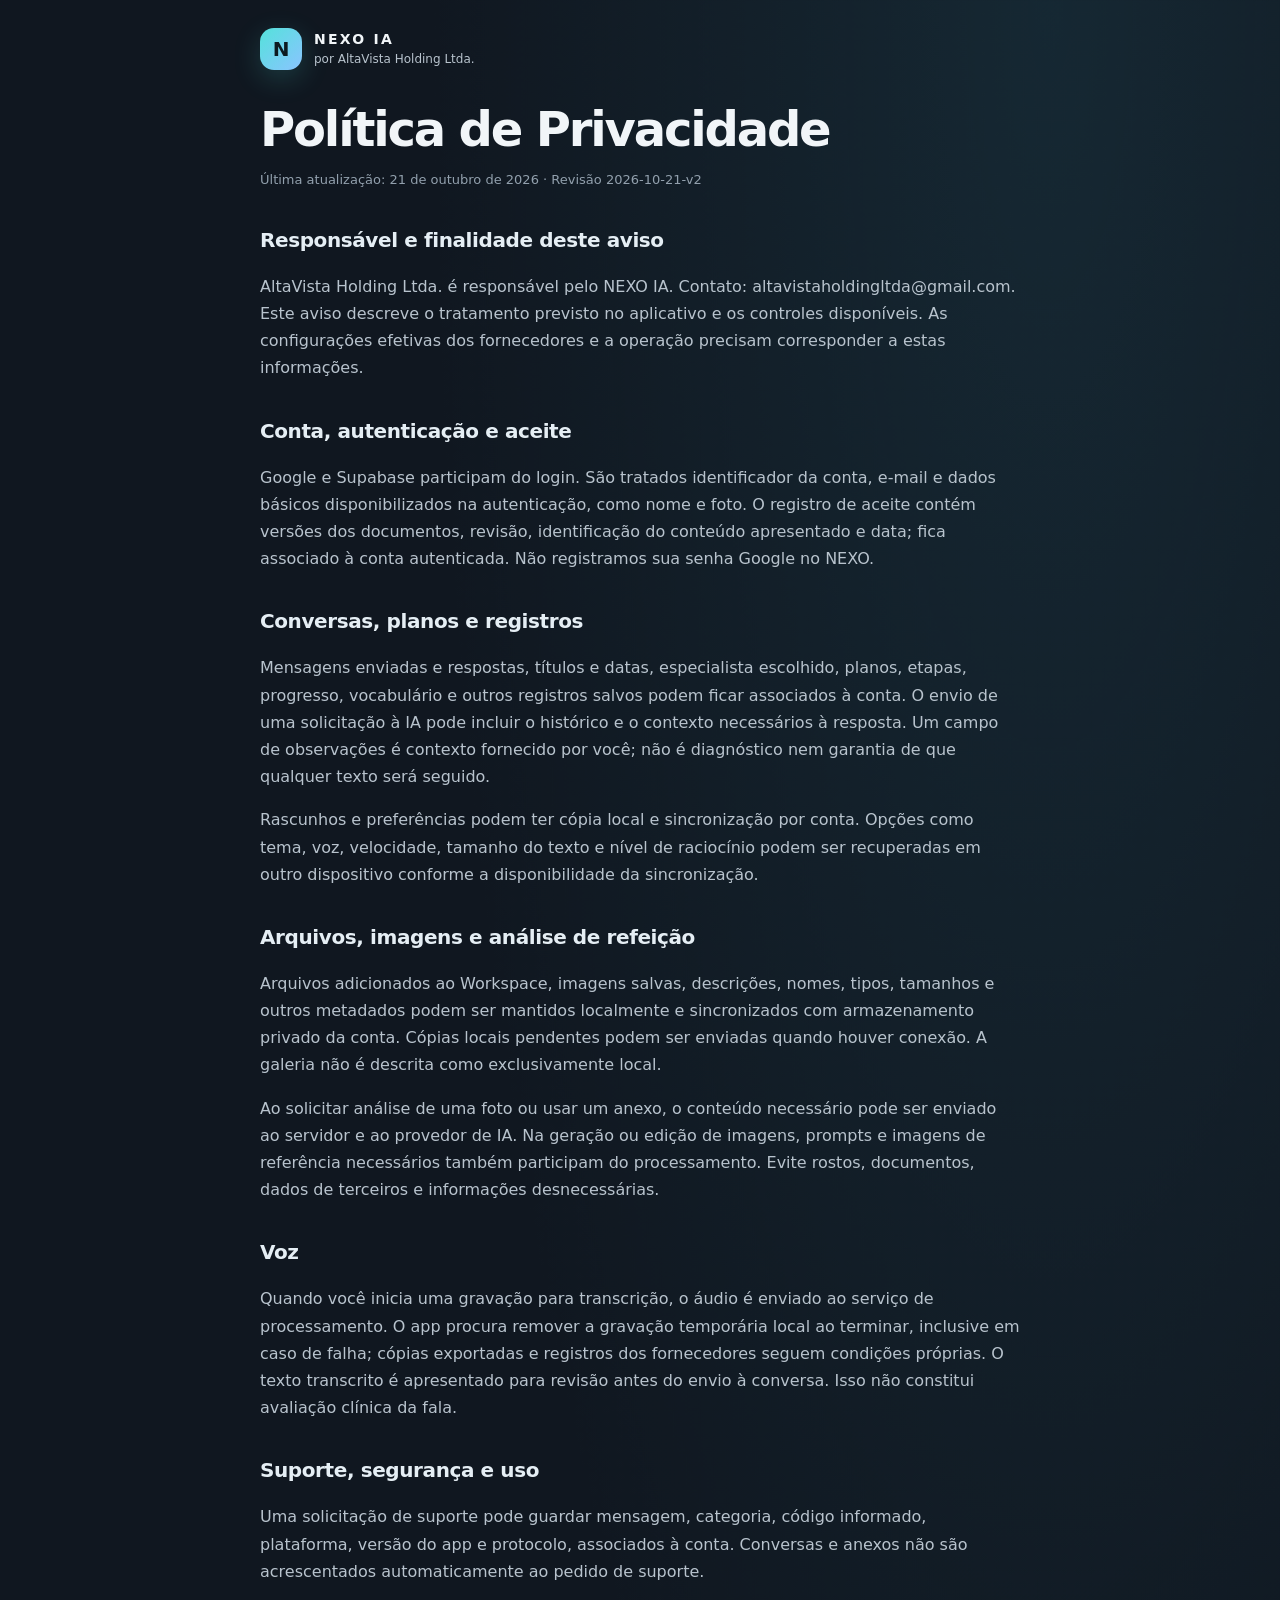
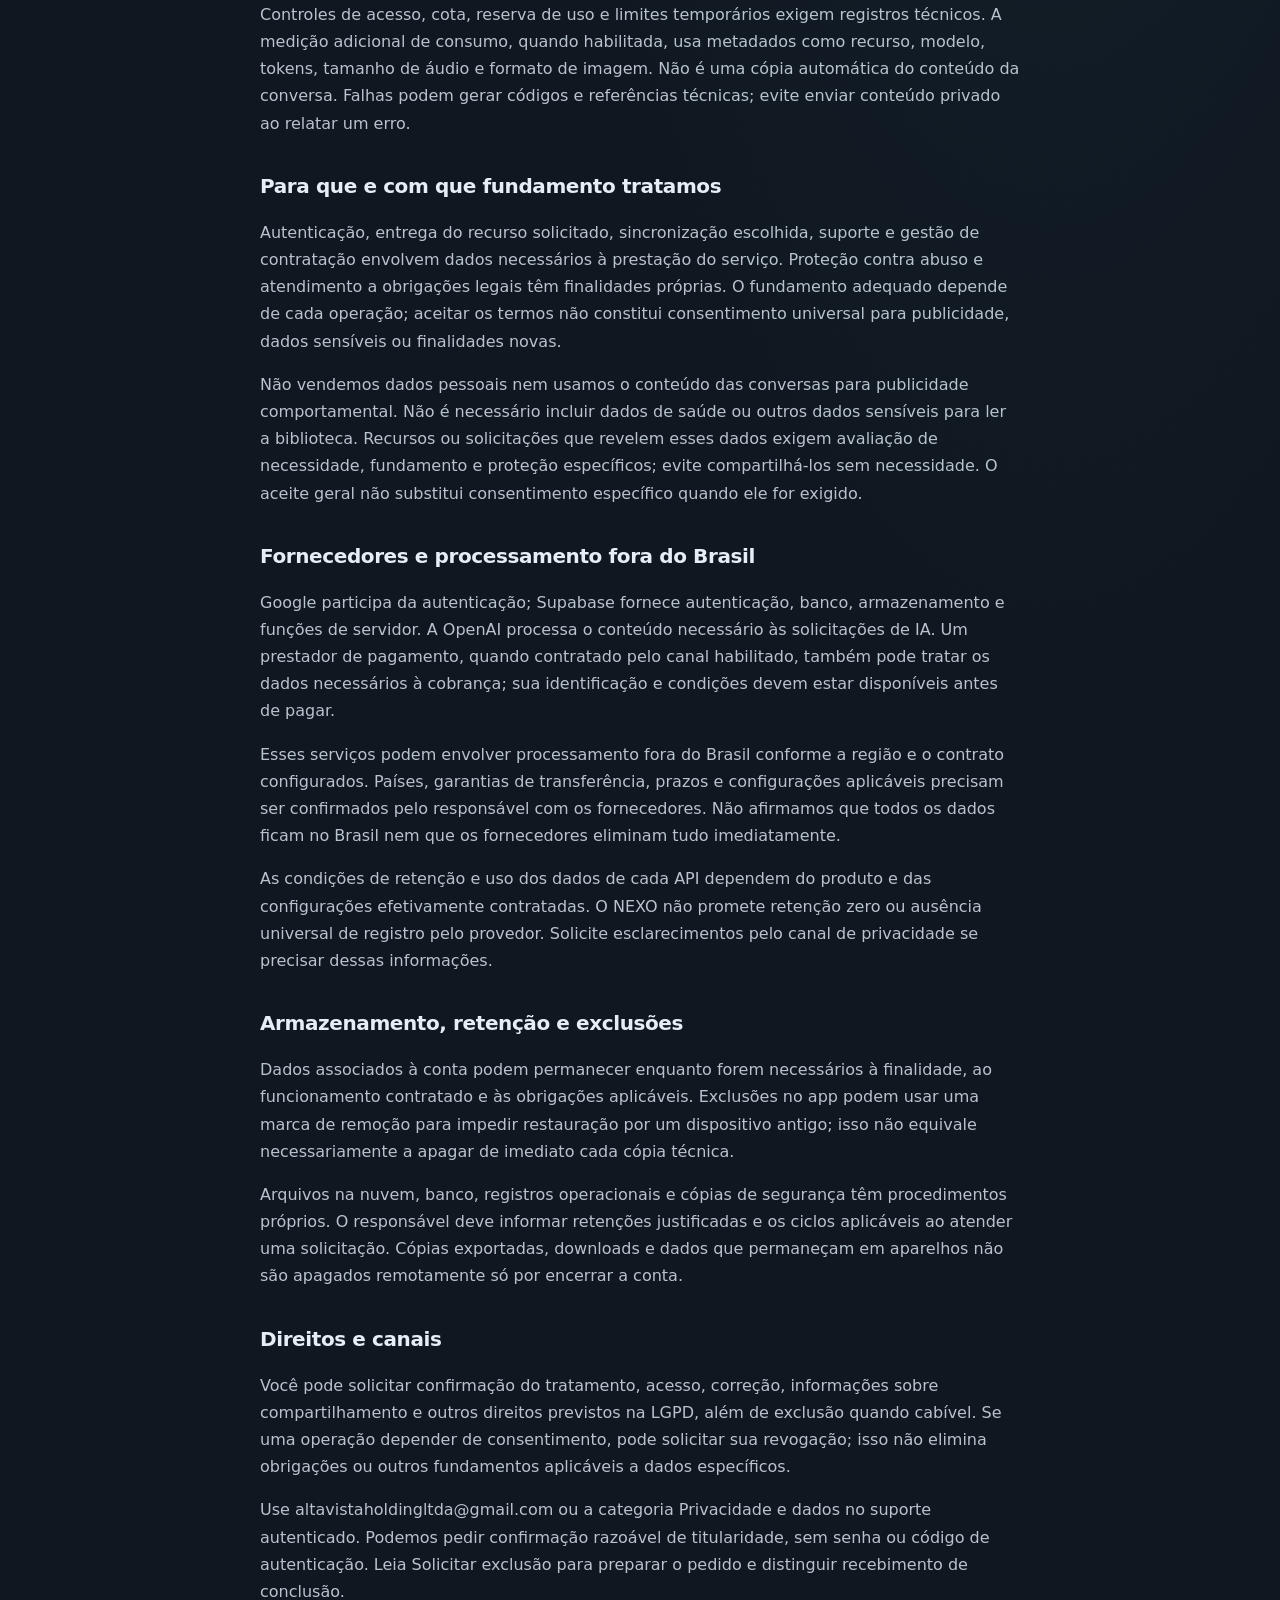
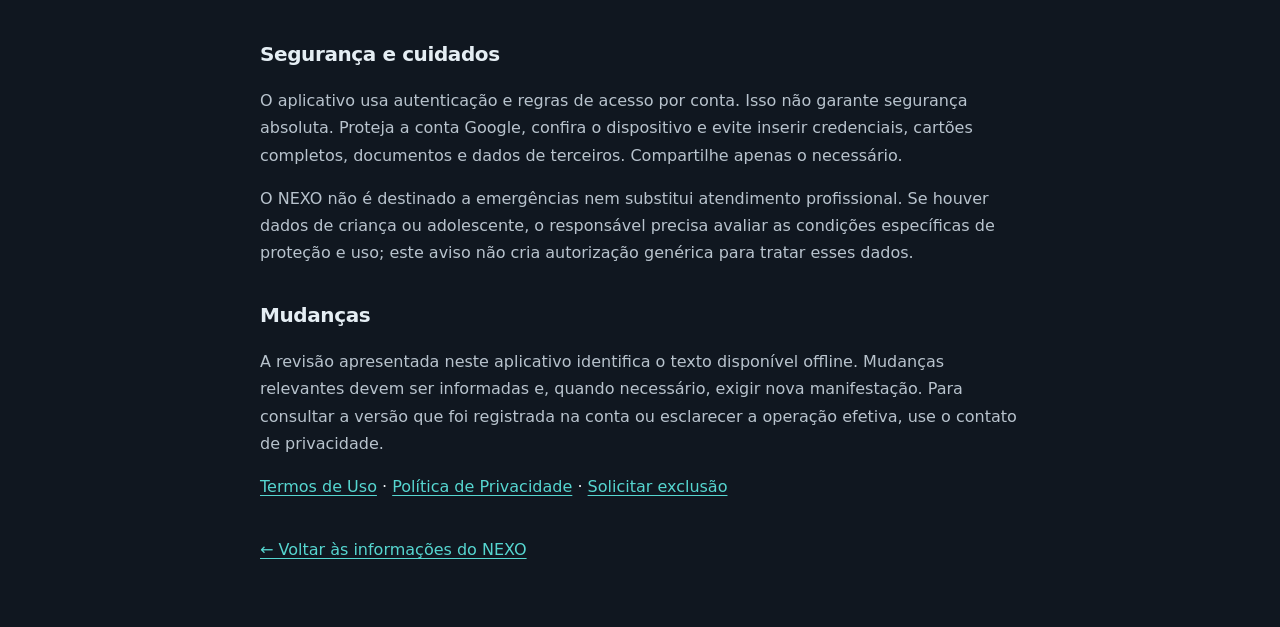
<file: versions/2026-10-21-v2/privacidade.html>
<!doctype html>
<html lang="pt-BR">
<head><meta charset="utf-8"><meta name="viewport" content="width=device-width, initial-scale=1">
<meta name="theme-color" content="#111923"><title>Política de Privacidade | NEXO IA</title>
<link rel="stylesheet" href="../../styles.css"></head>
<body><main class="shell document">
<header class="brand"><a class="mark" href="../../index.html" aria-label="Início do NEXO IA">N</a><div><strong>NEXO IA</strong><small>por AltaVista Holding Ltda.</small></div></header>
<h1>Política de Privacidade</h1><p class="updated">Última atualização: 21 de outubro de 2026 · Revisão 2026-10-21-v2</p>
<section><h2>Responsável e finalidade deste aviso</h2><p>AltaVista Holding Ltda. é responsável pelo NEXO IA. Contato: altavistaholdingltda@gmail.com. Este aviso descreve o tratamento previsto no aplicativo e os controles disponíveis. As configurações efetivas dos fornecedores e a operação precisam corresponder a estas informações.</p></section>
<section><h2>Conta, autenticação e aceite</h2><p>Google e Supabase participam do login. São tratados identificador da conta, e-mail e dados básicos disponibilizados na autenticação, como nome e foto. O registro de aceite contém versões dos documentos, revisão, identificação do conteúdo apresentado e data; fica associado à conta autenticada. Não registramos sua senha Google no NEXO.</p></section>
<section><h2>Conversas, planos e registros</h2><p>Mensagens enviadas e respostas, títulos e datas, especialista escolhido, planos, etapas, progresso, vocabulário e outros registros salvos podem ficar associados à conta. O envio de uma solicitação à IA pode incluir o histórico e o contexto necessários à resposta. Um campo de observações é contexto fornecido por você; não é diagnóstico nem garantia de que qualquer texto será seguido.</p>
<p>Rascunhos e preferências podem ter cópia local e sincronização por conta. Opções como tema, voz, velocidade, tamanho do texto e nível de raciocínio podem ser recuperadas em outro dispositivo conforme a disponibilidade da sincronização.</p></section>
<section><h2>Arquivos, imagens e análise de refeição</h2><p>Arquivos adicionados ao Workspace, imagens salvas, descrições, nomes, tipos, tamanhos e outros metadados podem ser mantidos localmente e sincronizados com armazenamento privado da conta. Cópias locais pendentes podem ser enviadas quando houver conexão. A galeria não é descrita como exclusivamente local.</p>
<p>Ao solicitar análise de uma foto ou usar um anexo, o conteúdo necessário pode ser enviado ao servidor e ao provedor de IA. Na geração ou edição de imagens, prompts e imagens de referência necessários também participam do processamento. Evite rostos, documentos, dados de terceiros e informações desnecessárias.</p></section>
<section><h2>Voz</h2><p>Quando você inicia uma gravação para transcrição, o áudio é enviado ao serviço de processamento. O app procura remover a gravação temporária local ao terminar, inclusive em caso de falha; cópias exportadas e registros dos fornecedores seguem condições próprias. O texto transcrito é apresentado para revisão antes do envio à conversa. Isso não constitui avaliação clínica da fala.</p></section>
<section><h2>Suporte, segurança e uso</h2><p>Uma solicitação de suporte pode guardar mensagem, categoria, código informado, plataforma, versão do app e protocolo, associados à conta. Conversas e anexos não são acrescentados automaticamente ao pedido de suporte.</p>
<p>Controles de acesso, cota, reserva de uso e limites temporários exigem registros técnicos. A medição adicional de consumo, quando habilitada, usa metadados como recurso, modelo, tokens, tamanho de áudio e formato de imagem. Não é uma cópia automática do conteúdo da conversa. Falhas podem gerar códigos e referências técnicas; evite enviar conteúdo privado ao relatar um erro.</p></section>
<section><h2>Para que e com que fundamento tratamos</h2><p>Autenticação, entrega do recurso solicitado, sincronização escolhida, suporte e gestão de contratação envolvem dados necessários à prestação do serviço. Proteção contra abuso e atendimento a obrigações legais têm finalidades próprias. O fundamento adequado depende de cada operação; aceitar os termos não constitui consentimento universal para publicidade, dados sensíveis ou finalidades novas.</p>
<p>Não vendemos dados pessoais nem usamos o conteúdo das conversas para publicidade comportamental. Não é necessário incluir dados de saúde ou outros dados sensíveis para ler a biblioteca. Recursos ou solicitações que revelem esses dados exigem avaliação de necessidade, fundamento e proteção específicos; evite compartilhá-los sem necessidade. O aceite geral não substitui consentimento específico quando ele for exigido.</p></section>
<section><h2>Fornecedores e processamento fora do Brasil</h2><p>Google participa da autenticação; Supabase fornece autenticação, banco, armazenamento e funções de servidor. A OpenAI processa o conteúdo necessário às solicitações de IA. Um prestador de pagamento, quando contratado pelo canal habilitado, também pode tratar os dados necessários à cobrança; sua identificação e condições devem estar disponíveis antes de pagar.</p>
<p>Esses serviços podem envolver processamento fora do Brasil conforme a região e o contrato configurados. Países, garantias de transferência, prazos e configurações aplicáveis precisam ser confirmados pelo responsável com os fornecedores. Não afirmamos que todos os dados ficam no Brasil nem que os fornecedores eliminam tudo imediatamente.</p>
<p>As condições de retenção e uso dos dados de cada API dependem do produto e das configurações efetivamente contratadas. O NEXO não promete retenção zero ou ausência universal de registro pelo provedor. Solicite esclarecimentos pelo canal de privacidade se precisar dessas informações.</p></section>
<section><h2>Armazenamento, retenção e exclusões</h2><p>Dados associados à conta podem permanecer enquanto forem necessários à finalidade, ao funcionamento contratado e às obrigações aplicáveis. Exclusões no app podem usar uma marca de remoção para impedir restauração por um dispositivo antigo; isso não equivale necessariamente a apagar de imediato cada cópia técnica.</p>
<p>Arquivos na nuvem, banco, registros operacionais e cópias de segurança têm procedimentos próprios. O responsável deve informar retenções justificadas e os ciclos aplicáveis ao atender uma solicitação. Cópias exportadas, downloads e dados que permaneçam em aparelhos não são apagados remotamente só por encerrar a conta.</p></section>
<section><h2>Direitos e canais</h2><p>Você pode solicitar confirmação do tratamento, acesso, correção, informações sobre compartilhamento e outros direitos previstos na LGPD, além de exclusão quando cabível. Se uma operação depender de consentimento, pode solicitar sua revogação; isso não elimina obrigações ou outros fundamentos aplicáveis a dados específicos.</p>
<p>Use altavistaholdingltda@gmail.com ou a categoria Privacidade e dados no suporte autenticado. Podemos pedir confirmação razoável de titularidade, sem senha ou código de autenticação. Leia Solicitar exclusão para preparar o pedido e distinguir recebimento de conclusão.</p></section>
<section><h2>Segurança e cuidados</h2><p>O aplicativo usa autenticação e regras de acesso por conta. Isso não garante segurança absoluta. Proteja a conta Google, confira o dispositivo e evite inserir credenciais, cartões completos, documentos e dados de terceiros. Compartilhe apenas o necessário.</p>
<p>O NEXO não é destinado a emergências nem substitui atendimento profissional. Se houver dados de criança ou adolescente, o responsável precisa avaliar as condições específicas de proteção e uso; este aviso não cria autorização genérica para tratar esses dados.</p></section>
<section><h2>Mudanças</h2><p>A revisão apresentada neste aplicativo identifica o texto disponível offline. Mudanças relevantes devem ser informadas e, quando necessário, exigir nova manifestação. Para consultar a versão que foi registrada na conta ou esclarecer a operação efetiva, use o contato de privacidade.</p></section>

<nav aria-label="Outros documentos"><a href="termos.html">Termos de Uso</a> · <a href="privacidade.html">Política de Privacidade</a> · <a href="exclusao-conta.html">Solicitar exclusão</a></nav>
<p class="back"><a href="../../index.html">← Voltar às informações do NEXO</a></p>
</main></body></html>
</file>
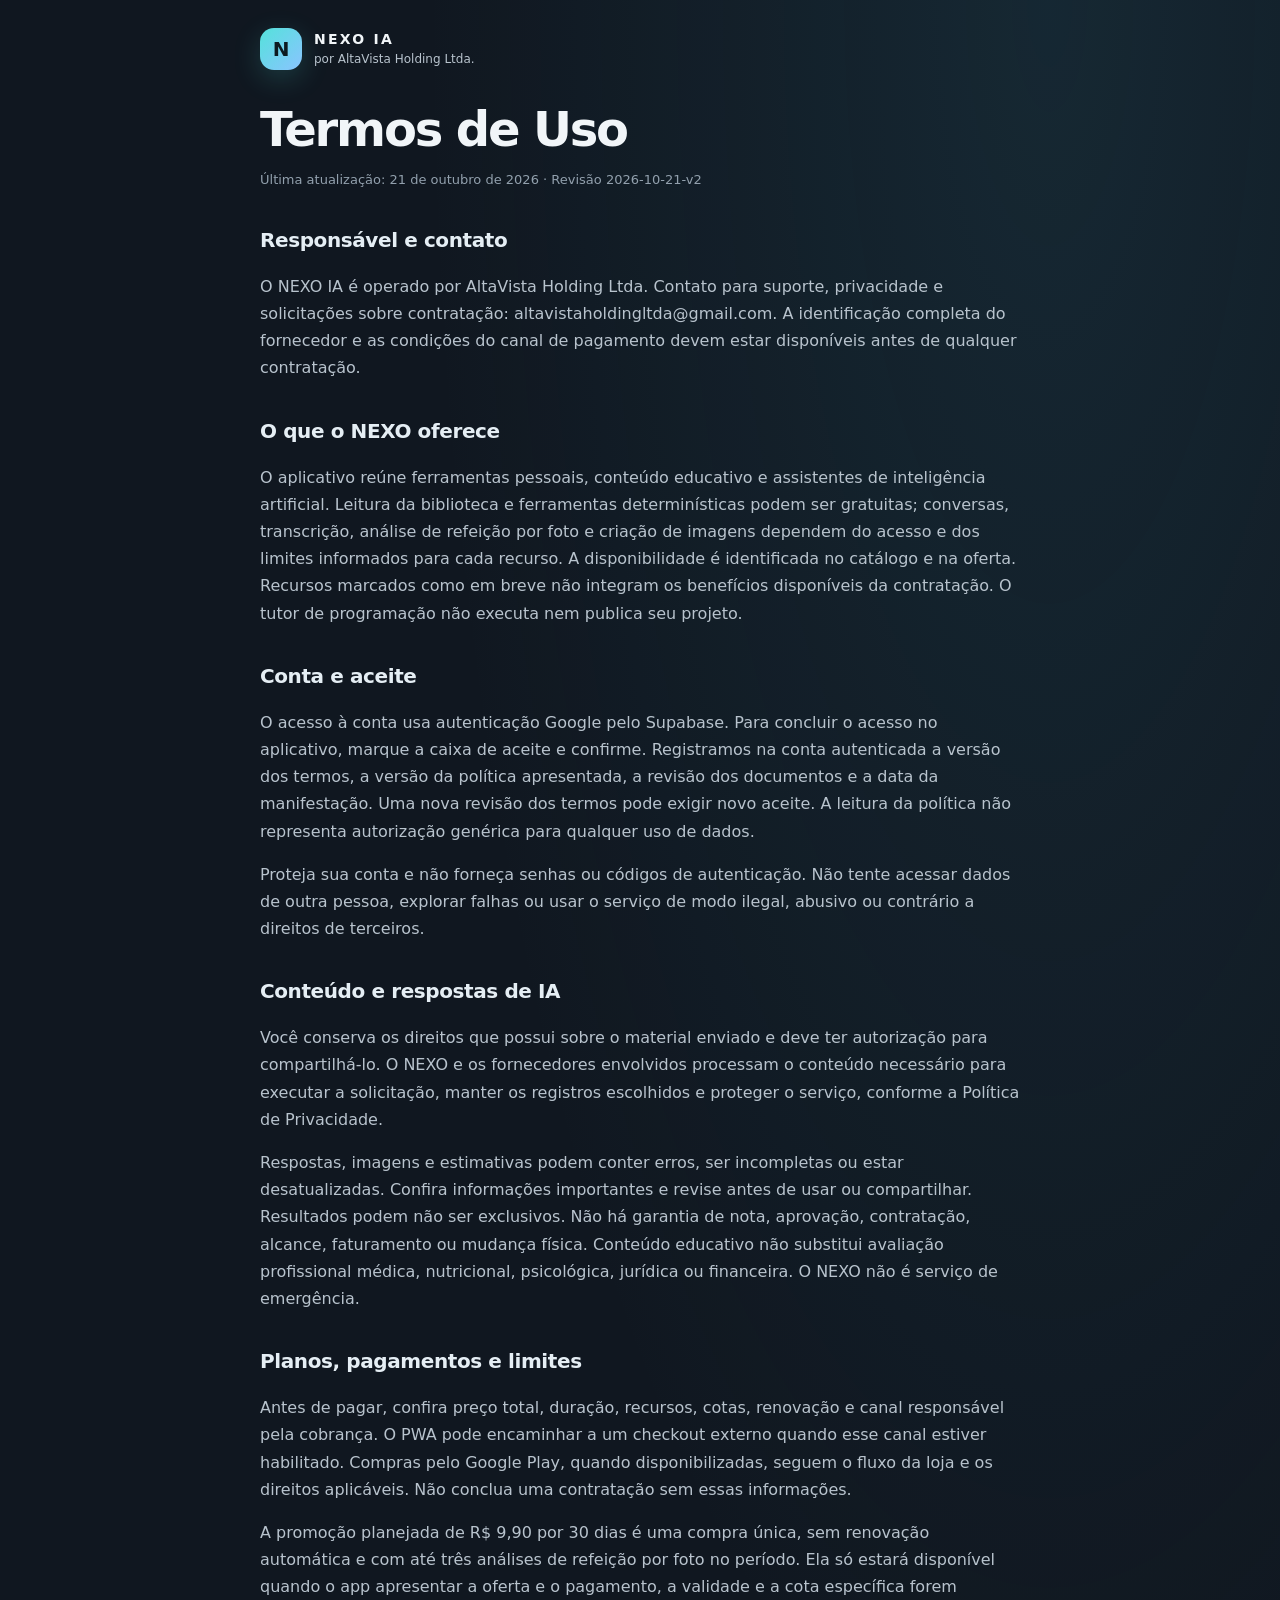
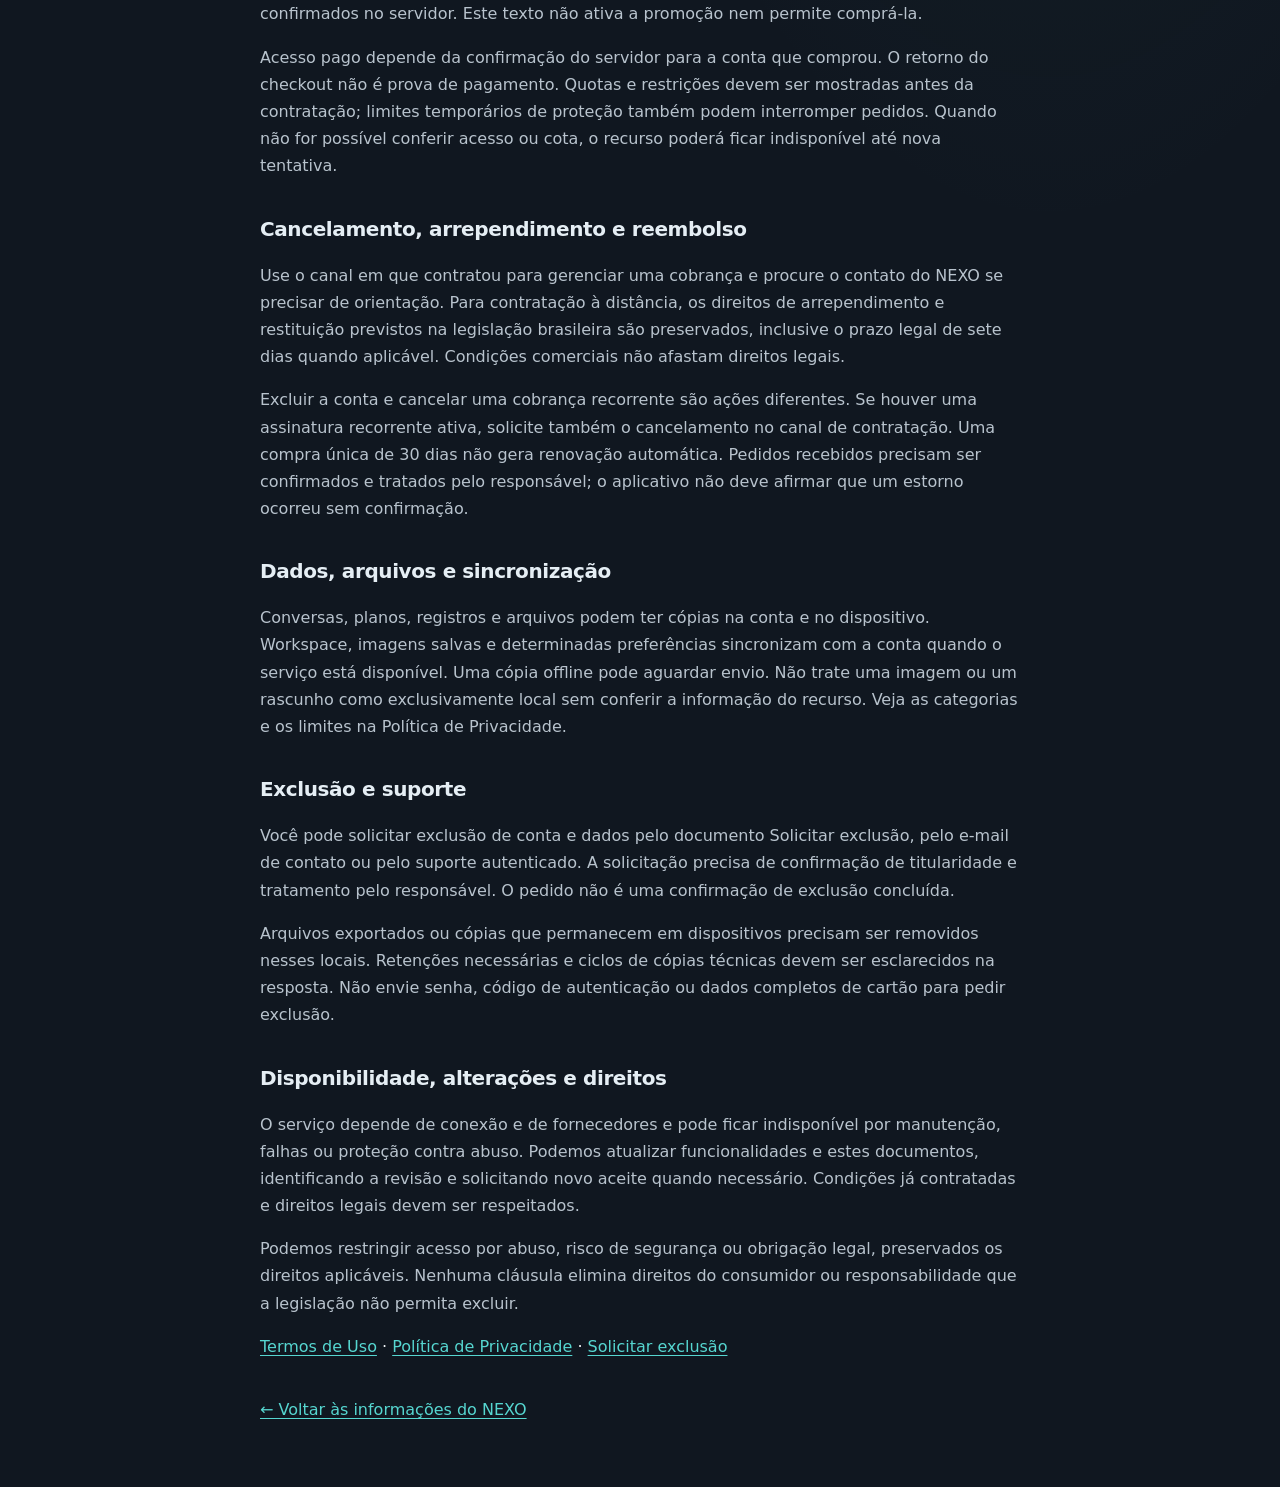
<file: versions/2026-10-21-v2/termos.html>
<!doctype html>
<html lang="pt-BR">
<head><meta charset="utf-8"><meta name="viewport" content="width=device-width, initial-scale=1">
<meta name="theme-color" content="#111923"><title>Termos de Uso | NEXO IA</title>
<link rel="stylesheet" href="../../styles.css"></head>
<body><main class="shell document">
<header class="brand"><a class="mark" href="../../index.html" aria-label="Início do NEXO IA">N</a><div><strong>NEXO IA</strong><small>por AltaVista Holding Ltda.</small></div></header>
<h1>Termos de Uso</h1><p class="updated">Última atualização: 21 de outubro de 2026 · Revisão 2026-10-21-v2</p>
<section><h2>Responsável e contato</h2><p>O NEXO IA é operado por AltaVista Holding Ltda. Contato para suporte, privacidade e solicitações sobre contratação: altavistaholdingltda@gmail.com. A identificação completa do fornecedor e as condições do canal de pagamento devem estar disponíveis antes de qualquer contratação.</p></section>
<section><h2>O que o NEXO oferece</h2><p>O aplicativo reúne ferramentas pessoais, conteúdo educativo e assistentes de inteligência artificial. Leitura da biblioteca e ferramentas determinísticas podem ser gratuitas; conversas, transcrição, análise de refeição por foto e criação de imagens dependem do acesso e dos limites informados para cada recurso. A disponibilidade é identificada no catálogo e na oferta. Recursos marcados como em breve não integram os benefícios disponíveis da contratação. O tutor de programação não executa nem publica seu projeto.</p></section>
<section><h2>Conta e aceite</h2><p>O acesso à conta usa autenticação Google pelo Supabase. Para concluir o acesso no aplicativo, marque a caixa de aceite e confirme. Registramos na conta autenticada a versão dos termos, a versão da política apresentada, a revisão dos documentos e a data da manifestação. Uma nova revisão dos termos pode exigir novo aceite. A leitura da política não representa autorização genérica para qualquer uso de dados.</p>
<p>Proteja sua conta e não forneça senhas ou códigos de autenticação. Não tente acessar dados de outra pessoa, explorar falhas ou usar o serviço de modo ilegal, abusivo ou contrário a direitos de terceiros.</p></section>
<section><h2>Conteúdo e respostas de IA</h2><p>Você conserva os direitos que possui sobre o material enviado e deve ter autorização para compartilhá-lo. O NEXO e os fornecedores envolvidos processam o conteúdo necessário para executar a solicitação, manter os registros escolhidos e proteger o serviço, conforme a Política de Privacidade.</p>
<p>Respostas, imagens e estimativas podem conter erros, ser incompletas ou estar desatualizadas. Confira informações importantes e revise antes de usar ou compartilhar. Resultados podem não ser exclusivos. Não há garantia de nota, aprovação, contratação, alcance, faturamento ou mudança física. Conteúdo educativo não substitui avaliação profissional médica, nutricional, psicológica, jurídica ou financeira. O NEXO não é serviço de emergência.</p></section>
<section><h2>Planos, pagamentos e limites</h2><p>Antes de pagar, confira preço total, duração, recursos, cotas, renovação e canal responsável pela cobrança. O PWA pode encaminhar a um checkout externo quando esse canal estiver habilitado. Compras pelo Google Play, quando disponibilizadas, seguem o fluxo da loja e os direitos aplicáveis. Não conclua uma contratação sem essas informações.</p>
<p>A promoção planejada de R$ 9,90 por 30 dias é uma compra única, sem renovação automática e com até três análises de refeição por foto no período. Ela só estará disponível quando o app apresentar a oferta e o pagamento, a validade e a cota específica forem confirmados no servidor. Este texto não ativa a promoção nem permite comprá-la.</p>
<p>Acesso pago depende da confirmação do servidor para a conta que comprou. O retorno do checkout não é prova de pagamento. Quotas e restrições devem ser mostradas antes da contratação; limites temporários de proteção também podem interromper pedidos. Quando não for possível conferir acesso ou cota, o recurso poderá ficar indisponível até nova tentativa.</p></section>
<section><h2>Cancelamento, arrependimento e reembolso</h2><p>Use o canal em que contratou para gerenciar uma cobrança e procure o contato do NEXO se precisar de orientação. Para contratação à distância, os direitos de arrependimento e restituição previstos na legislação brasileira são preservados, inclusive o prazo legal de sete dias quando aplicável. Condições comerciais não afastam direitos legais.</p>
<p>Excluir a conta e cancelar uma cobrança recorrente são ações diferentes. Se houver uma assinatura recorrente ativa, solicite também o cancelamento no canal de contratação. Uma compra única de 30 dias não gera renovação automática. Pedidos recebidos precisam ser confirmados e tratados pelo responsável; o aplicativo não deve afirmar que um estorno ocorreu sem confirmação.</p></section>
<section><h2>Dados, arquivos e sincronização</h2><p>Conversas, planos, registros e arquivos podem ter cópias na conta e no dispositivo. Workspace, imagens salvas e determinadas preferências sincronizam com a conta quando o serviço está disponível. Uma cópia offline pode aguardar envio. Não trate uma imagem ou um rascunho como exclusivamente local sem conferir a informação do recurso. Veja as categorias e os limites na Política de Privacidade.</p></section>
<section><h2>Exclusão e suporte</h2><p>Você pode solicitar exclusão de conta e dados pelo documento Solicitar exclusão, pelo e-mail de contato ou pelo suporte autenticado. A solicitação precisa de confirmação de titularidade e tratamento pelo responsável. O pedido não é uma confirmação de exclusão concluída.</p>
<p>Arquivos exportados ou cópias que permanecem em dispositivos precisam ser removidos nesses locais. Retenções necessárias e ciclos de cópias técnicas devem ser esclarecidos na resposta. Não envie senha, código de autenticação ou dados completos de cartão para pedir exclusão.</p></section>
<section><h2>Disponibilidade, alterações e direitos</h2><p>O serviço depende de conexão e de fornecedores e pode ficar indisponível por manutenção, falhas ou proteção contra abuso. Podemos atualizar funcionalidades e estes documentos, identificando a revisão e solicitando novo aceite quando necessário. Condições já contratadas e direitos legais devem ser respeitados.</p>
<p>Podemos restringir acesso por abuso, risco de segurança ou obrigação legal, preservados os direitos aplicáveis. Nenhuma cláusula elimina direitos do consumidor ou responsabilidade que a legislação não permita excluir.</p></section>

<nav aria-label="Outros documentos"><a href="termos.html">Termos de Uso</a> · <a href="privacidade.html">Política de Privacidade</a> · <a href="exclusao-conta.html">Solicitar exclusão</a></nav>
<p class="back"><a href="../../index.html">← Voltar às informações do NEXO</a></p>
</main></body></html>
</file>
<file: styles.css>
:root {
  color-scheme: dark;
  --bg: #101720;
  --surface: #182330;
  --line: rgba(255, 255, 255, .09);
  --text: #f1f5f8;
  --muted: #b8c3cd;
  --cyan: #56d6d0;
  --blue: #75b9ff;
  --violet: #c7a3ff;
  --coral: #ff9b91;
}
* { box-sizing: border-box; }
html { background: var(--bg); scroll-behavior: smooth; }
body {
  margin: 0;
  background: radial-gradient(ellipse at 82% 0%, rgba(51, 128, 150, .16), transparent 42%), var(--bg);
  color: var(--text);
  font: 16px/1.7 system-ui, -apple-system, BlinkMacSystemFont, "Segoe UI", sans-serif;
}
a { color: var(--cyan); text-decoration-thickness: .08em; text-underline-offset: .18em; }
a:hover { color: #a3ffed; }
.shell { width: min(100% - 32px, 820px); margin: 0 auto; padding: 28px 0 48px; }
.brand { display: flex; align-items: center; gap: 12px; margin-bottom: 48px; }
.brand > div { display: grid; line-height: 1.25; }
.brand strong { letter-spacing: .16em; font-size: 14px; }
.brand small { color: var(--muted); margin-top: 4px; font-size: 12px; }
.mark { width: 42px; height: 42px; border-radius: 14px; display: grid; place-items: center; color: #0d1a20; background: linear-gradient(135deg, #54e2db, #8ac4ff); font-weight: 900; text-decoration: none; font-size: 20px; box-shadow: 0 8px 28px rgba(73, 213, 207, .2); }
.hero { padding: 8px 0 28px; }
.eyebrow { margin: 0 0 10px; color: var(--cyan); font-size: 11px; font-weight: 800; letter-spacing: .16em; }
h1 { margin: 0; max-width: 740px; font-size: clamp(32px, 7vw, 52px); line-height: 1.08; letter-spacing: -.045em; }
.hero > p:last-child { max-width: 620px; color: var(--muted); font-size: 17px; margin-top: 18px; }
.cards { display: grid; gap: 12px; margin-top: 22px; }
.card { display: grid; grid-template-columns: 46px 1fr auto; align-items: center; gap: 15px; padding: 17px; min-height: 92px; color: var(--text); text-decoration: none; background: linear-gradient(120deg, rgba(28, 43, 57, .95), rgba(23, 34, 47, .92)); border: 1px solid var(--line); border-radius: 20px; transition: transform .18s ease, border-color .18s ease, background .18s ease; }
.card:hover { color: var(--text); transform: translateY(-2px); border-color: rgba(86, 214, 208, .46); background: #1d2b39; }
.card > span:nth-child(2) { display: grid; gap: 3px; }
.card strong { font-size: 16px; }
.card small { color: var(--muted); font-size: 13px; line-height: 1.45; }
.icon { width: 44px; height: 44px; border-radius: 15px; display: grid; place-items: center; color: var(--cyan); background: rgba(86, 214, 208, .12); font-size: 23px; font-weight: 800; }
.icon.violet { color: var(--violet); background: rgba(199, 163, 255, .13); }
.icon.coral { color: var(--coral); background: rgba(255, 155, 145, .12); }
.arrow { color: var(--muted); font-size: 18px; }
footer { margin-top: 36px; color: #8e9ba8; font-size: 13px; }
.document { max-width: 760px; }
.document .brand { margin-bottom: 34px; }
.document h1 { font-size: clamp(34px, 7vw, 48px); }
.document h2 { margin: 32px 0 8px; color: #e5eef4; font-size: 20px; letter-spacing: -.02em; }
.document p, .document li { color: var(--muted); }
.document li { margin: 8px 0; padding-left: 4px; }
.document strong { color: var(--text); }
.updated { margin: 13px 0 24px; color: #92a0ad !important; font-size: 13px; }
.primary-button { display: inline-flex; align-items: center; justify-content: center; margin: 14px 0 6px; min-height: 52px; padding: 12px 19px; border-radius: 15px; background: linear-gradient(110deg, #4edbd2, #79bcff); color: #0d1a20; font-weight: 800; text-decoration: none; box-shadow: 0 10px 30px rgba(71, 200, 203, .18); }
.primary-button:hover { color: #0d1a20; filter: brightness(1.08); }
.back { margin-top: 36px; }
@media (max-width: 520px) {
  .shell { width: min(100% - 26px, 820px); padding-top: 21px; }
  .brand { margin-bottom: 36px; }
  .card { grid-template-columns: 42px 1fr auto; gap: 12px; padding: 14px; border-radius: 17px; }
  .icon { width: 42px; height: 42px; }
  .document h2 { margin-top: 26px; }
}
@media (prefers-reduced-motion: reduce) {
  *, *::before, *::after { scroll-behavior: auto !important; transition-duration: .01ms !important; }
}
</file>
